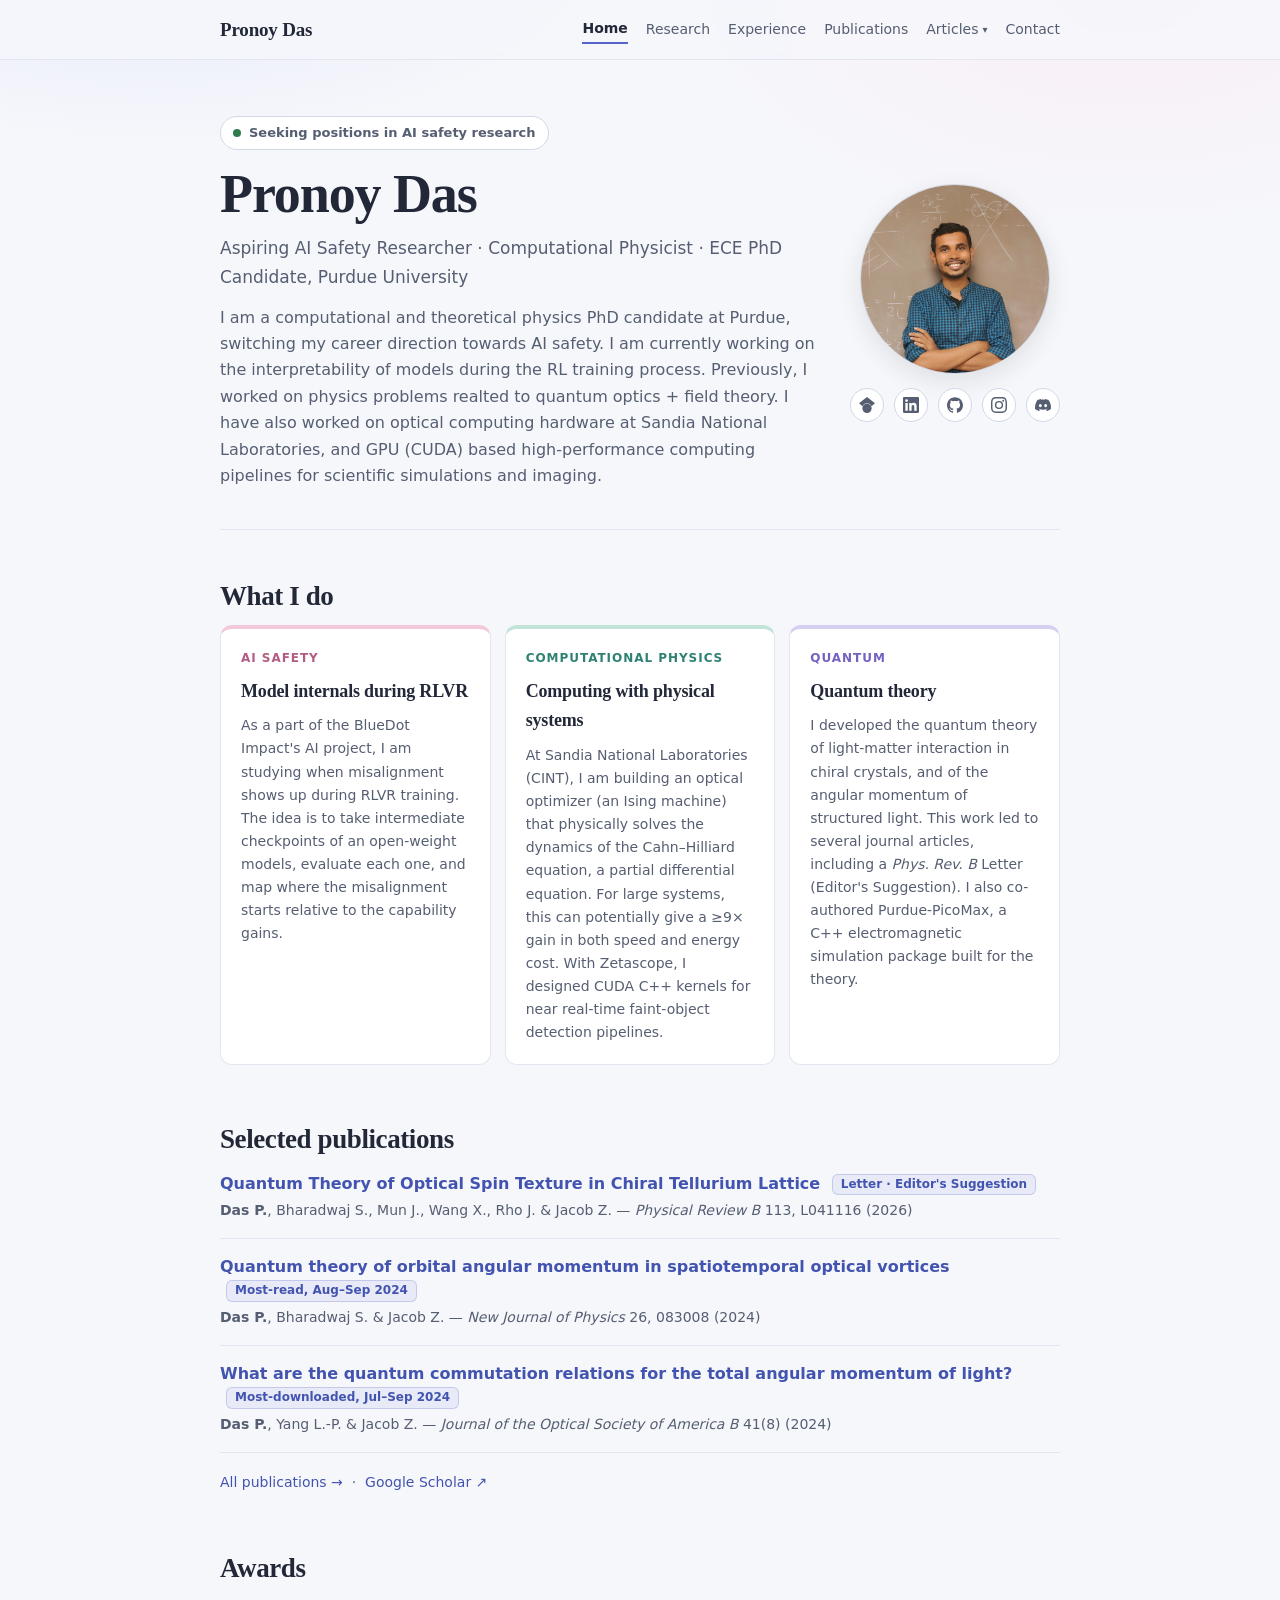
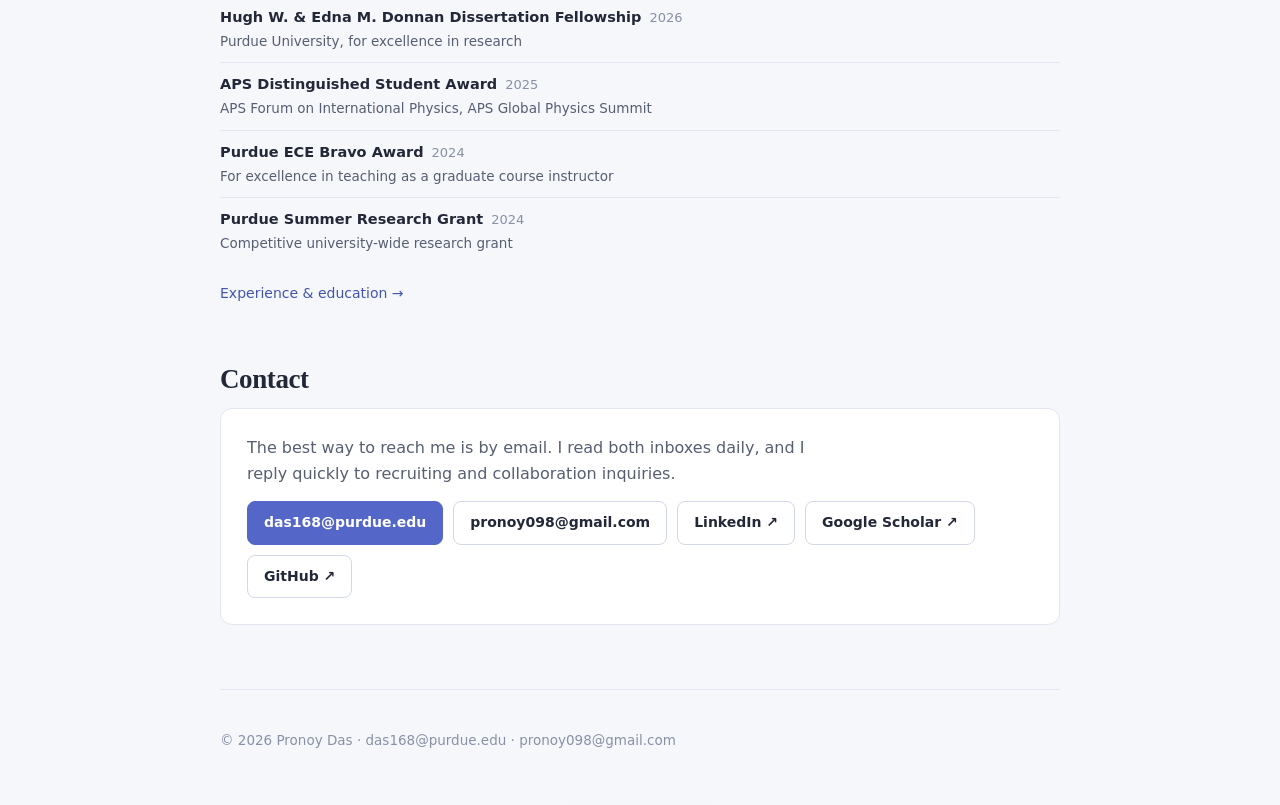
<file: index.html>
<!doctype html>
<html lang="en">
<head>
  <meta charset="utf-8" />
  <meta name="viewport" content="width=device-width, initial-scale=1" />
  <title>Pronoy Das: AI Safety &amp; Computational Physics</title>

  <!-- Primary SEO -->
  <meta name="description" content="Pronoy Das: Aspiring AI Safety Researcher and Computational Physicist" />
  <meta name="robots" content="index, follow, max-image-preview:large, max-snippet:-1, max-video-preview:-1" />
  <link rel="canonical" href="https://daspronoy.github.io/" />
  <meta name="keywords" content="Pronoy Das, AI safety, model internals, interpretability, RLVR, misalignment, computational physics, optical computing, Ising machines, CUDA, GPU computing, HPC, quantum optics, structured light, tellurium, NV centers, Purdue" />

  <!-- Open Graph -->
  <meta property="og:type" content="website" />
  <meta property="og:url" content="https://daspronoy.github.io/" />
  <meta property="og:title" content="Pronoy Das — AI Safety &amp; Computational Physics" />
  <meta property="og:description" content="Aspiring AI safety researcher and computational physicist. PhD candidate at Purdue University. Model internals and misalignment during RLVR, optical computing, CUDA/GPU engineering, and quantum optics." />
  <meta property="og:locale" content="en_US" />
  <meta property="og:image" content="https://daspronoy.github.io/assets/Pronoy.webp" />
  <meta property="og:image:alt" content="Headshot of Pronoy Das" />

  <!-- Twitter -->
  <meta name="twitter:card" content="summary_large_image" />
  <meta name="twitter:title" content="Pronoy Das — AI Safety &amp; Computational Physics" />
  <meta name="twitter:description" content="Aspiring AI safety researcher and computational physicist. Model internals and misalignment during RLVR, optical computing, and quantum optics. PhD candidate at Purdue University." />
  <meta name="twitter:image" content="https://daspronoy.github.io/assets/Pronoy.webp" />

  <!-- Verification -->
  <meta name="google-site-verification" content="42nH_CmQZgl0JxDSsshO5SzyL0wunPwzv5O39DgDNwk" />

  <link rel="stylesheet" href="styles.css?v=3" />

  <!-- JSON-LD structured data -->
  <script type="application/ld+json">
  {
    "@context": "https://schema.org",
    "@type": "Person",
    "name": "Pronoy Das",
    "image": "https://daspronoy.github.io/assets/Pronoy.webp",
    "url": "https://daspronoy.github.io/",
    "jobTitle": "Aspiring AI Safety Researcher · Computational Physicist · ECE PhD Candidate in Purdue University",
    "affiliation": [
      {"@type": "Organization", "name": "Purdue University"},
      {"@type": "Organization", "name": "Elmore Family School of Electrical and Computer Engineering"},
      {"@type": "Organization", "name": "Birck Nanotechnology Center"}
    ],
    "alumniOf": [
      {"@type": "Organization", "name": "Indian Institute of Science Education and Research Kolkata"}
    ],
    "knowsAbout": [
      "AI safety", "Model internals and interpretability", "Reinforcement learning with verifiable rewards",
      "Computational physics", "Optical computing", "Ising machines",
      "CUDA", "GPU computing", "High-performance computing",
      "Quantum optics", "Quantum field theory",
      "Structured light", "Nanophotonics", "NV centers"
    ],
    "email": ["mailto:das168@purdue.edu", "mailto:pronoy098@gmail.com"],
    "address": {
      "@type": "PostalAddress",
      "addressLocality": "West Lafayette",
      "addressRegion": "IN",
      "addressCountry": "US"
    },
    "sameAs": [
      "https://www.linkedin.com/in/daspronoy/",
      "https://scholar.google.com/citations?user=Vebs9z4AAAAJ&hl=en",
      "https://github.com/daspronoy"
    ]
  }
  </script>
</head>

<body>
  <header class="site-header">
    <div class="container header-inner">
      <a href="index.html" class="brand">Pronoy Das</a>
      <nav class="site-nav" aria-label="Main navigation">
        <a href="index.html" class="nav-link" aria-current="page">Home</a>
        <a href="research.html" class="nav-link">Research</a>
        <a href="experience.html" class="nav-link">Experience</a>
        <a href="research.html#publications" class="nav-link">Publications</a>
        <div class="nav-dropdown">
          <button type="button" class="nav-toggle" aria-haspopup="true" aria-expanded="false">Articles <span class="caret" aria-hidden="true">&#9662;</span></button>
          <div class="dropdown-menu" role="menu">
            <a role="menuitem" href="articles/rlvr-self-doubt.html">RLVR taught self-doubt, not deception</a>
          </div>
        </div>
        <a href="#contact" class="nav-link">Contact</a>
      </nav>
    </div>
  </header>

  <main class="container">
    <!-- Hero -->
    <section class="hero">
      <div class="hero-grid">
        <div>
          <span class="status-pill"><span class="status-dot" aria-hidden="true"></span>Seeking positions in AI safety research  </span>
          <h1 class="hero-title">Pronoy Das</h1>
          <p class="hero-subtitle">Aspiring AI Safety Researcher · Computational Physicist · ECE PhD Candidate, Purdue University</p>
          <p class="hero-blurb">
            I am a computational and theoretical physics PhD candidate at Purdue, switching my career direction
            towards AI safety. I am currently working on the interpretability of models during the RL training process. Previously, I worked on physics problems realted to quantum optics + field theory. I have also worked on optical computing hardware at Sandia National Laboratories, and GPU (CUDA) based high-performance computing pipelines for scientific simulations and imaging.
          </p>
        </div>
        <div class="portrait-col">
          <div class="portrait">
            <img src="assets/Pronoy.webp" alt="Headshot of Pronoy Das" width="190" height="190" loading="eager" />
          </div>
          <div class="social-icons" aria-label="Social links">
            <a class="social-icon" href="https://scholar.google.com/citations?user=Vebs9z4AAAAJ&amp;hl=en" target="_blank" rel="noreferrer" title="Google Scholar" aria-label="Google Scholar">
              <svg viewBox="0 0 24 24" aria-hidden="true"><path d="M5.242 13.769 0 9.5 12 0l12 9.5-5.242 4.269C17.548 11.249 14.978 9.5 12 9.5c-2.977 0-5.548 1.749-6.758 4.269zM12 10a7 7 0 1 0 0 14 7 7 0 0 0 0-14z"/></svg>
            </a>
            <a class="social-icon" href="https://www.linkedin.com/in/daspronoy/" target="_blank" rel="noreferrer" title="LinkedIn" aria-label="LinkedIn">
              <svg viewBox="0 0 24 24" aria-hidden="true"><path d="M20.447 20.452h-3.554v-5.569c0-1.328-.027-3.037-1.852-3.037-1.853 0-2.136 1.445-2.136 2.939v5.667H9.351V9h3.414v1.561h.046c.477-.9 1.637-1.85 3.37-1.85 3.601 0 4.267 2.37 4.267 5.455v6.286zM5.337 7.433c-1.144 0-2.063-.926-2.063-2.065 0-1.138.92-2.063 2.063-2.063 1.14 0 2.064.925 2.064 2.063 0 1.139-.925 2.065-2.064 2.065zm1.782 13.019H3.555V9h3.564v11.452zM22.225 0H1.771C.792 0 0 .774 0 1.729v20.542C0 23.227.792 24 1.771 24h20.451C23.2 24 24 23.227 24 22.271V1.729C24 .774 23.2 0 22.222 0h.003z"/></svg>
            </a>
            <a class="social-icon" href="https://github.com/daspronoy" target="_blank" rel="noreferrer" title="GitHub" aria-label="GitHub">
              <svg viewBox="0 0 24 24" aria-hidden="true"><path d="M12 .297c-6.63 0-12 5.373-12 12 0 5.303 3.438 9.8 8.205 11.385.6.113.82-.258.82-.577 0-.285-.01-1.04-.015-2.04-3.338.724-4.042-1.61-4.042-1.61C4.422 18.07 3.633 17.7 3.633 17.7c-1.087-.744.084-.729.084-.729 1.205.084 1.838 1.236 1.838 1.236 1.07 1.835 2.809 1.305 3.495.998.108-.776.417-1.305.76-1.605-2.665-.3-5.466-1.332-5.466-5.93 0-1.31.465-2.38 1.235-3.22-.135-.303-.54-1.523.105-3.176 0 0 1.005-.322 3.3 1.23.96-.267 1.98-.399 3-.405 1.02.006 2.04.138 3 .405 2.28-1.552 3.285-1.23 3.285-1.23.645 1.653.24 2.873.12 3.176.765.84 1.23 1.91 1.23 3.22 0 4.61-2.805 5.625-5.475 5.92.42.36.81 1.096.81 2.22 0 1.606-.015 2.896-.015 3.286 0 .315.21.69.825.57C20.565 22.092 24 17.592 24 12.297c0-6.627-5.373-12-12-12"/></svg>
            </a>
            <a class="social-icon" href="https://www.instagram.com/pronoy_d_/" target="_blank" rel="noreferrer" title="Instagram" aria-label="Instagram">
              <svg viewBox="0 0 24 24" aria-hidden="true"><path d="M12 2.163c3.204 0 3.584.012 4.85.07 3.252.148 4.771 1.691 4.919 4.919.058 1.265.069 1.645.069 4.849 0 3.205-.012 3.584-.069 4.849-.149 3.225-1.664 4.771-4.919 4.919-1.266.058-1.644.07-4.85.07-3.204 0-3.584-.012-4.849-.07-3.26-.149-4.771-1.699-4.919-4.92-.058-1.265-.07-1.644-.07-4.849 0-3.204.013-3.583.07-4.849.149-3.227 1.664-4.771 4.919-4.919 1.266-.057 1.645-.069 4.849-.069zm0-2.163c-3.259 0-3.667.014-4.947.072-4.358.2-6.78 2.618-6.98 6.98-.059 1.281-.073 1.689-.073 4.948 0 3.259.014 3.668.072 4.948.2 4.358 2.618 6.78 6.98 6.98 1.281.058 1.689.072 4.948.072 3.259 0 3.668-.014 4.948-.072 4.354-.2 6.782-2.618 6.979-6.98.059-1.28.073-1.689.073-4.948 0-3.259-.014-3.667-.072-4.947-.196-4.354-2.617-6.78-6.979-6.98-1.281-.059-1.69-.073-4.949-.073zm0 5.838a6.162 6.162 0 1 0 0 12.324 6.162 6.162 0 0 0 0-12.324zm0 10.162a4 4 0 1 1 0-8 4 4 0 0 1 0 8zm6.406-11.845a1.44 1.44 0 1 0 0 2.881 1.44 1.44 0 0 0 0-2.881z"/></svg>
            </a>
            <a class="social-icon" href="https://discord.com/users/pronoy_88966" target="_blank" rel="noreferrer" title="Discord" aria-label="Discord">
              <svg viewBox="0 0 24 24" aria-hidden="true"><path d="M20.317 4.3698a19.7913 19.7913 0 00-4.8851-1.5152.0741.0741 0 00-.0785.0371c-.211.3753-.4447.8648-.6083 1.2495-1.8447-.2762-3.68-.2762-5.4868 0-.1636-.3933-.4058-.8742-.6177-1.2495a.077.077 0 00-.0785-.037 19.7363 19.7363 0 00-4.8852 1.515.0699.0699 0 00-.0321.0277C.5334 9.0458-.319 13.5799.0992 18.0578a.0824.0824 0 00.0312.0561c2.0528 1.5076 4.0413 2.4228 5.9929 3.0294a.0777.0777 0 00.0842-.0276c.4616-.6304.8731-1.2952 1.226-1.9942a.076.076 0 00-.0416-.1057c-.6528-.2476-1.2743-.5495-1.8722-.8923a.077.077 0 01-.0076-.1277c.1258-.0943.2517-.1923.3718-.2914a.0743.0743 0 01.0776-.0105c3.9278 1.7933 8.18 1.7933 12.0614 0a.0739.0739 0 01.0785.0095c.1202.099.246.1981.3728.2924a.077.077 0 01-.0066.1276 12.2986 12.2986 0 01-1.873.8914.0766.0766 0 00-.0407.1067c.3604.698.7719 1.3628 1.225 1.9932a.076.076 0 00.0842.0286c1.961-.6067 3.9495-1.5219 6.0023-3.0294a.077.077 0 00.0313-.0552c.5004-5.177-.8382-9.6739-3.5485-13.6604a.061.061 0 00-.0312-.0286zM8.02 15.3312c-1.1825 0-2.1569-1.0857-2.1569-2.419 0-1.3332.9555-2.4189 2.157-2.4189 1.2108 0 2.1757 1.0952 2.1568 2.419 0 1.3332-.9555 2.4189-2.1569 2.4189zm7.9748 0c-1.1825 0-2.1569-1.0857-2.1569-2.419 0-1.3332.9554-2.4189 2.1569-2.4189 1.2108 0 2.1757 1.0952 2.1568 2.419 0 1.3332-.946 2.4189-2.1568 2.4189z"/></svg>
            </a>
          </div>
        </div>
      </div>

      <!-- <div class="stats" role="list" aria-label="Highlights">
        <div class="stat" role="listitem">
          <p class="stat-value">10+</p>
          <p class="stat-label">Journal publications, 3 first-author</p>
        </div>
        <div class="stat" role="listitem">
          <p class="stat-value">Editor's Suggestion</p>
          <p class="stat-label">Letter, <em>Physical Review B</em> (2026)</p>
        </div>
        <div class="stat" role="listitem">
          <p class="stat-value">Donnan Fellow</p>
          <p class="stat-label">Purdue fellowship for research excellence (2026)</p>
        </div>
        <div class="stat" role="listitem">
          <p class="stat-value">Sandia Labs</p>
          <p class="stat-label">Computational Optics Researcher, CINT (2026)</p>
        </div>
      </div> -->
    </section>

    <!-- What I do -->
    <section class="section" id="about">
      <h2 class="section-title">What I do</h2>

      <div class="pillars">
        <div class="pillar">
          <span class="kicker">AI Safety</span>
          <h3>Model internals during RLVR</h3>
          <p>
            As a part of the BlueDot Impact's AI project, I am studying when misalignment shows up during RLVR training. The idea is to take intermediate checkpoints of an open-weight models, evaluate each one, and map where the misalignment starts relative to the capability gains.
          </p>
        </div>

        <div class="pillar">
          <span class="kicker">Computational Physics</span>
          <h3>Computing with physical systems</h3>
          <p>
            At Sandia National Laboratories (CINT), I am building an optical optimizer (an Ising machine) that physically
            solves the dynamics of the Cahn&ndash;Hilliard equation, a partial differential equation. For large
            systems, this can potentially give a &ge;9&times; gain in both speed and energy cost. With Zetascope, I designed CUDA C++ kernels for near real-time faint-object detection pipelines.
          </p>
        </div>

        <div class="pillar">
          <span class="kicker">Quantum</span>
          <h3>Quantum theory</h3>
          <p>
            I developed the quantum theory of light-matter interaction in chiral crystals, and of the angular
            momentum of structured light. This work led to several journal articles, including a <em>Phys. Rev. B</em>
            Letter (Editor's Suggestion). I also co-authored Purdue-PicoMax, a C++ electromagnetic simulation
            package built for the theory.
          </p>
        </div>
      </div>
    </section>

    <!-- Selected publications -->
    <section class="section" id="publications">
      <h2 class="section-title">Selected publications</h2>
      <ul class="pub-list">
        <li>
          <p class="pub-title">
            <a href="https://doi.org/10.1103/PhysRevB.113.L041116">Quantum Theory of Optical Spin Texture in Chiral Tellurium Lattice</a>
            <span class="badge">Letter · Editor's Suggestion</span>
          </p>
          <p class="pub-meta"><strong>Das P.</strong>, Bharadwaj S., Mun J., Wang X., Rho J. &amp; Jacob Z. — <em>Physical Review B</em> 113, L041116 (2026)</p>
        </li>
        <li>
          <p class="pub-title">
            <a href="https://doi.org/10.1088/1367-2630/ad692a">Quantum theory of orbital angular momentum in spatiotemporal optical vortices</a>
            <span class="badge">Most-read, Aug–Sep 2024</span>
          </p>
          <p class="pub-meta"><strong>Das P.</strong>, Bharadwaj S. &amp; Jacob Z. — <em>New Journal of Physics</em> 26, 083008 (2024)</p>
        </li>
        <li>
          <p class="pub-title">
            <a href="https://doi.org/10.1364/JOSAB.524752">What are the quantum commutation relations for the total angular momentum of light?</a>
            <span class="badge">Most-downloaded, Jul–Sep 2024</span>
          </p>
          <p class="pub-meta"><strong>Das P.</strong>, Yang L.-P. &amp; Jacob Z. — <em>Journal of the Optical Society of America B</em> 41(8) (2024)</p>
        </li>
      </ul>
      <p class="section-foot">
        <a href="research.html#publications">All publications →</a> &nbsp;·&nbsp;
        <a href="https://scholar.google.com/citations?user=Vebs9z4AAAAJ&amp;hl=en" target="_blank" rel="noreferrer">Google Scholar ↗</a>
      </p>
    </section>

    <!-- Awards -->
    <section class="section" id="awards">
      <h2 class="section-title">Awards</h2>
      <ul class="plain-list">
        <li><strong>Hugh W. &amp; Edna M. Donnan Dissertation Fellowship</strong><span class="when">2026</span>
          <span class="detail">Purdue University, for excellence in research</span></li>
        <li><strong>APS Distinguished Student Award</strong><span class="when">2025</span>
          <span class="detail">APS Forum on International Physics, APS Global Physics Summit</span></li>
        <li><strong>Purdue ECE Bravo Award</strong><span class="when">2024</span>
          <span class="detail">For excellence in teaching as a graduate course instructor</span></li>
        <li><strong>Purdue Summer Research Grant</strong><span class="when">2024</span>
          <span class="detail">Competitive university-wide research grant</span></li>
      </ul>
      <p class="section-foot">
        <a href="experience.html">Experience &amp; education →</a>
      </p>
    </section>

    <!-- Contact -->
    <section class="section" id="contact">
      <h2 class="section-title">Contact</h2>
      <div class="contact-card">
        <p>
          The best way to reach me is by email. I read both inboxes daily, and I reply quickly to
          recruiting and collaboration inquiries.
        </p>
        <div class="contact-links">
          <a class="btn btn-primary" href="mailto:das168@purdue.edu">das168@purdue.edu</a>
          <a class="btn" href="mailto:pronoy098@gmail.com">pronoy098@gmail.com</a>
          <a class="btn" href="https://www.linkedin.com/in/daspronoy/" target="_blank" rel="noreferrer">LinkedIn ↗</a>
          <a class="btn" href="https://scholar.google.com/citations?user=Vebs9z4AAAAJ&amp;hl=en" target="_blank" rel="noreferrer">Google Scholar ↗</a>
          <a class="btn" href="https://github.com/daspronoy" target="_blank" rel="noreferrer">GitHub ↗</a>
        </div>
      </div>
    </section>

    <footer class="footer">
      <p>© 2026 Pronoy Das · das168@purdue.edu · pronoy098@gmail.com</p>
    </footer>
  </main>
</body>
</html>
</file>
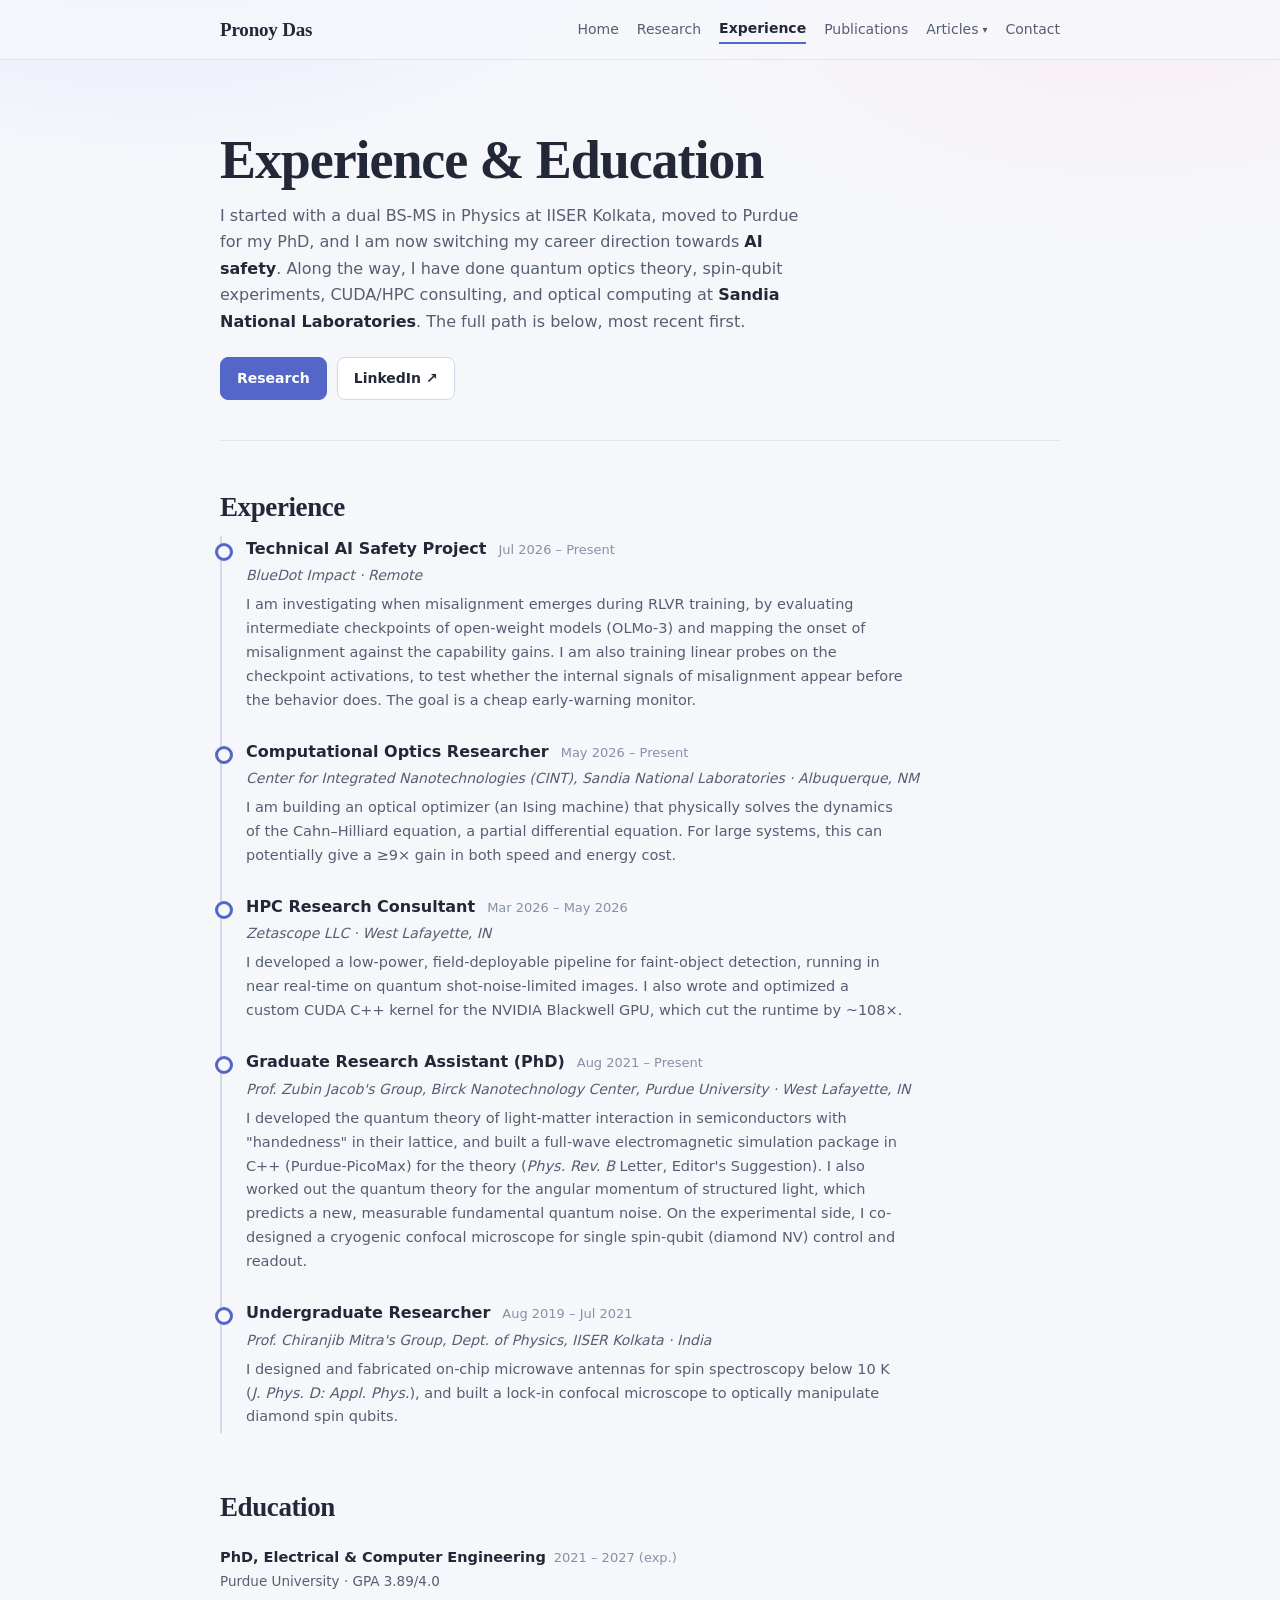
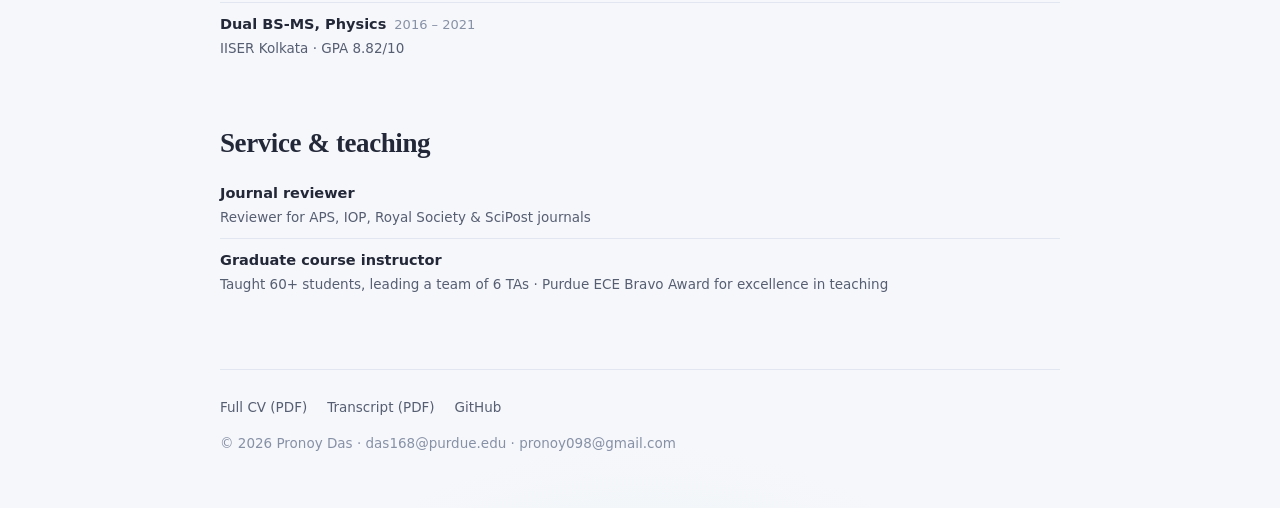
<file: experience.html>
<!doctype html>
<html lang="en">
<head>
  <meta charset="utf-8" />
  <meta name="viewport" content="width=device-width, initial-scale=1" />
  <title>Experience &amp; Education | Pronoy Das</title>

  <!-- Primary SEO -->
  <meta name="description" content="Experience and education of Pronoy Das: technical AI safety research with BlueDot Impact, computational optics at Sandia National Laboratories, CUDA/HPC consulting at Zetascope, PhD research at Purdue University, and a dual BS-MS in Physics from IISER Kolkata." />
  <meta name="robots" content="index, follow, max-image-preview:large, max-snippet:-1, max-video-preview:-1" />
  <link rel="canonical" href="https://daspronoy.github.io/experience.html" />

  <!-- Open Graph -->
  <meta property="og:type" content="website" />
  <meta property="og:url" content="https://daspronoy.github.io/experience.html" />
  <meta property="og:title" content="Experience &amp; Education | Pronoy Das" />
  <meta property="og:description" content="Technical AI safety research with BlueDot Impact, computational optics at Sandia National Laboratories, CUDA/HPC consulting, PhD research at Purdue University, and a dual BS-MS in Physics from IISER Kolkata." />
  <meta property="og:site_name" content="Pronoy Das" />
  <meta property="og:locale" content="en_US" />
  <meta property="og:image" content="https://daspronoy.github.io/assets/Pronoy.webp" />
  <meta property="og:image:alt" content="Headshot of Pronoy Das" />

  <!-- Twitter -->
  <meta name="twitter:card" content="summary_large_image" />
  <meta name="twitter:title" content="Experience &amp; Education | Pronoy Das" />
  <meta name="twitter:description" content="Technical AI safety research with BlueDot Impact, computational optics at Sandia National Laboratories, CUDA/HPC consulting, PhD research at Purdue University, and a dual BS-MS in Physics from IISER Kolkata." />
  <meta name="twitter:image" content="https://daspronoy.github.io/assets/Pronoy.webp" />

  <link rel="stylesheet" href="styles.css?v=3" />

  <!-- JSON-LD structured data -->
  <script type="application/ld+json">
  {
    "@context": "https://schema.org",
    "@type": "WebPage",
    "name": "Experience & Education | Pronoy Das",
    "url": "https://daspronoy.github.io/experience.html",
    "isPartOf": {"@type": "WebSite", "name": "Pronoy Das", "url": "https://daspronoy.github.io/"},
    "about": [
      "Technical AI safety research with BlueDot Impact",
      "Computational optics research at Sandia National Laboratories",
      "CUDA and GPU performance engineering",
      "PhD research at Purdue University",
      "Physics education at IISER Kolkata"
    ]
  }
  </script>
</head>

<body>
  <header class="site-header">
    <div class="container header-inner">
      <a href="index.html" class="brand">Pronoy Das</a>
      <nav class="site-nav" aria-label="Main navigation">
        <a href="index.html" class="nav-link">Home</a>
        <a href="research.html" class="nav-link">Research</a>
        <a href="experience.html" class="nav-link" aria-current="page">Experience</a>
        <a href="research.html#publications" class="nav-link">Publications</a>
        <div class="nav-dropdown">
          <button type="button" class="nav-toggle" aria-haspopup="true" aria-expanded="false">Articles <span class="caret" aria-hidden="true">&#9662;</span></button>
          <div class="dropdown-menu" role="menu">
            <a role="menuitem" href="articles/rlvr-self-doubt.html">RLVR taught self-doubt, not deception</a>
          </div>
        </div>
        <a href="index.html#contact" class="nav-link">Contact</a>
      </nav>
    </div>
  </header>

  <main class="container">
    <!-- Intro -->
    <section class="hero">
      <h1 class="hero-title">Experience &amp; Education</h1>
      <p class="hero-blurb">
        I started with a dual BS-MS in Physics at IISER Kolkata, moved to Purdue for my PhD, and I am now switching
        my career direction towards <strong>AI safety</strong>. Along the way, I have done quantum optics theory,
        spin-qubit experiments, CUDA/HPC consulting, and optical computing at
        <strong>Sandia National Laboratories</strong>. The full path is below, most recent first.
      </p>
      <div class="hero-cta">
        <a class="btn btn-primary" href="research.html">Research</a>
        <a class="btn" href="https://www.linkedin.com/in/daspronoy/" target="_blank" rel="noreferrer">LinkedIn ↗</a>
      </div>
    </section>

    <!-- Experience -->
    <section class="section" id="experience">
      <h2 class="section-title">Experience</h2>
      <ul class="timeline">
        <li>
          <div class="role-head">
            <h3 class="role-title">Technical AI Safety Project</h3>
            <span class="role-dates">Jul 2026 – Present</span>
          </div>
          <p class="role-org">BlueDot Impact · Remote</p>
          <p class="role-desc">
            I am investigating when misalignment emerges during RLVR training, by evaluating intermediate
            checkpoints of open-weight models (OLMo-3) and mapping the onset of misalignment against the
            capability gains. I am also training linear probes on the checkpoint activations, to test whether the
            internal signals of misalignment appear before the behavior does. The goal is a cheap early-warning
            monitor.
          </p>
        </li>

        <li>
          <div class="role-head">
            <h3 class="role-title">Computational Optics Researcher</h3>
            <span class="role-dates">May 2026 – Present</span>
          </div>
          <p class="role-org">Center for Integrated Nanotechnologies (CINT), Sandia National Laboratories · Albuquerque, NM</p>
          <p class="role-desc">
            I am building an optical optimizer (an Ising machine) that physically solves the dynamics of the
            Cahn&ndash;Hilliard equation, a partial differential equation. For large systems, this can potentially
            give a &ge;9&times; gain in both speed and energy cost.
          </p>
        </li>

        <li>
          <div class="role-head">
            <h3 class="role-title">HPC Research Consultant</h3>
            <span class="role-dates">Mar 2026 – May 2026</span>
          </div>
          <p class="role-org">Zetascope LLC · West Lafayette, IN</p>
          <p class="role-desc">
            I developed a low-power, field-deployable pipeline for faint-object detection, running in near
            real-time on quantum shot-noise-limited images. I also wrote and optimized a custom CUDA C++ kernel
            for the NVIDIA Blackwell GPU, which cut the runtime by ~108&times;.
          </p>
        </li>

        <li>
          <div class="role-head">
            <h3 class="role-title">Graduate Research Assistant (PhD)</h3>
            <span class="role-dates">Aug 2021 – Present</span>
          </div>
          <p class="role-org">Prof. Zubin Jacob's Group, Birck Nanotechnology Center, Purdue University · West Lafayette, IN</p>
          <p class="role-desc">
            I developed the quantum theory of light-matter interaction in semiconductors with "handedness" in
            their lattice, and built a full-wave electromagnetic simulation package in C++ (Purdue-PicoMax) for
            the theory (<em>Phys. Rev. B</em> Letter, Editor's Suggestion). I also worked out the quantum theory
            for the angular momentum of structured light, which predicts a new, measurable fundamental quantum
            noise. On the experimental side, I co-designed a cryogenic confocal microscope for single spin-qubit
            (diamond NV) control and readout.
          </p>
        </li>

        <li>
          <div class="role-head">
            <h3 class="role-title">Undergraduate Researcher</h3>
            <span class="role-dates">Aug 2019 – Jul 2021</span>
          </div>
          <p class="role-org">Prof. Chiranjib Mitra's Group, Dept. of Physics, IISER Kolkata · India</p>
          <p class="role-desc">
            I designed and fabricated on-chip microwave antennas for spin spectroscopy below 10 K
            (<em>J. Phys. D: Appl. Phys.</em>), and built a lock-in confocal microscope to optically manipulate
            diamond spin qubits.
          </p>
        </li>
      </ul>
    </section>

    <!-- Education -->
    <section class="section" id="education">
      <h2 class="section-title">Education</h2>
      <ul class="plain-list">
        <li><strong>PhD, Electrical &amp; Computer Engineering</strong><span class="when">2021 – 2027 (exp.)</span>
          <span class="detail">Purdue University · GPA 3.89/4.0</span></li>
        <li><strong>Dual BS-MS, Physics</strong><span class="when">2016 – 2021</span>
          <span class="detail">IISER Kolkata · GPA 8.82/10</span></li>
      </ul>
    </section>

    <!-- Service & teaching -->
    <section class="section" id="service">
      <h2 class="section-title">Service &amp; teaching</h2>
      <ul class="plain-list">
        <li><strong>Journal reviewer</strong>
          <span class="detail">Reviewer for APS, IOP, Royal Society &amp; SciPost journals</span></li>
        <li><strong>Graduate course instructor</strong>
          <span class="detail">Taught 60+ students, leading a team of 6 TAs · Purdue ECE Bravo Award for excellence in teaching</span></li>
      </ul>
    </section>

    <footer class="footer">
      <ul class="footer-links">
        <li><a href="docs/CV.pdf">Full CV (PDF)</a></li>
        <li><a href="docs/transcript.pdf">Transcript (PDF)</a></li>
        <li><a href="https://github.com/daspronoy" target="_blank" rel="noreferrer">GitHub</a></li>
      </ul>
      <p>© 2026 Pronoy Das · das168@purdue.edu · pronoy098@gmail.com</p>
    </footer>
  </main>
</body>
</html>
</file>
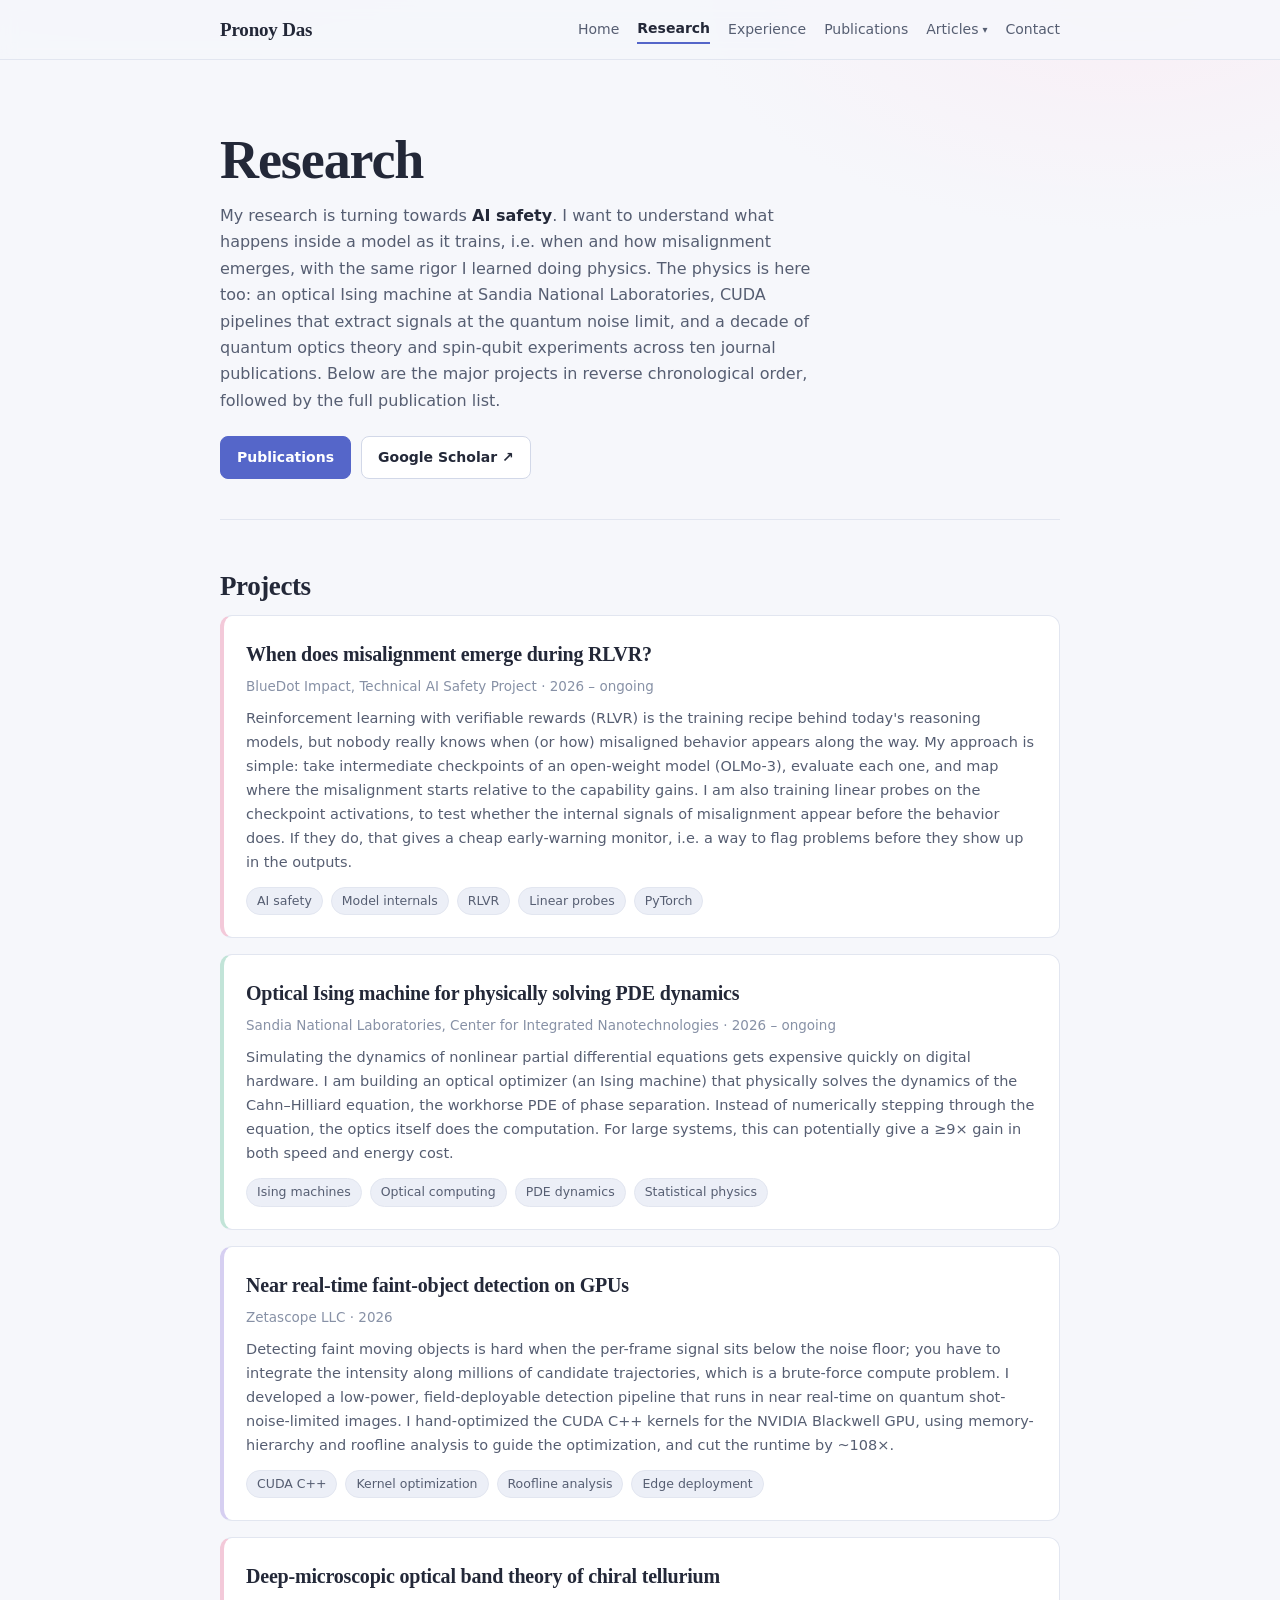
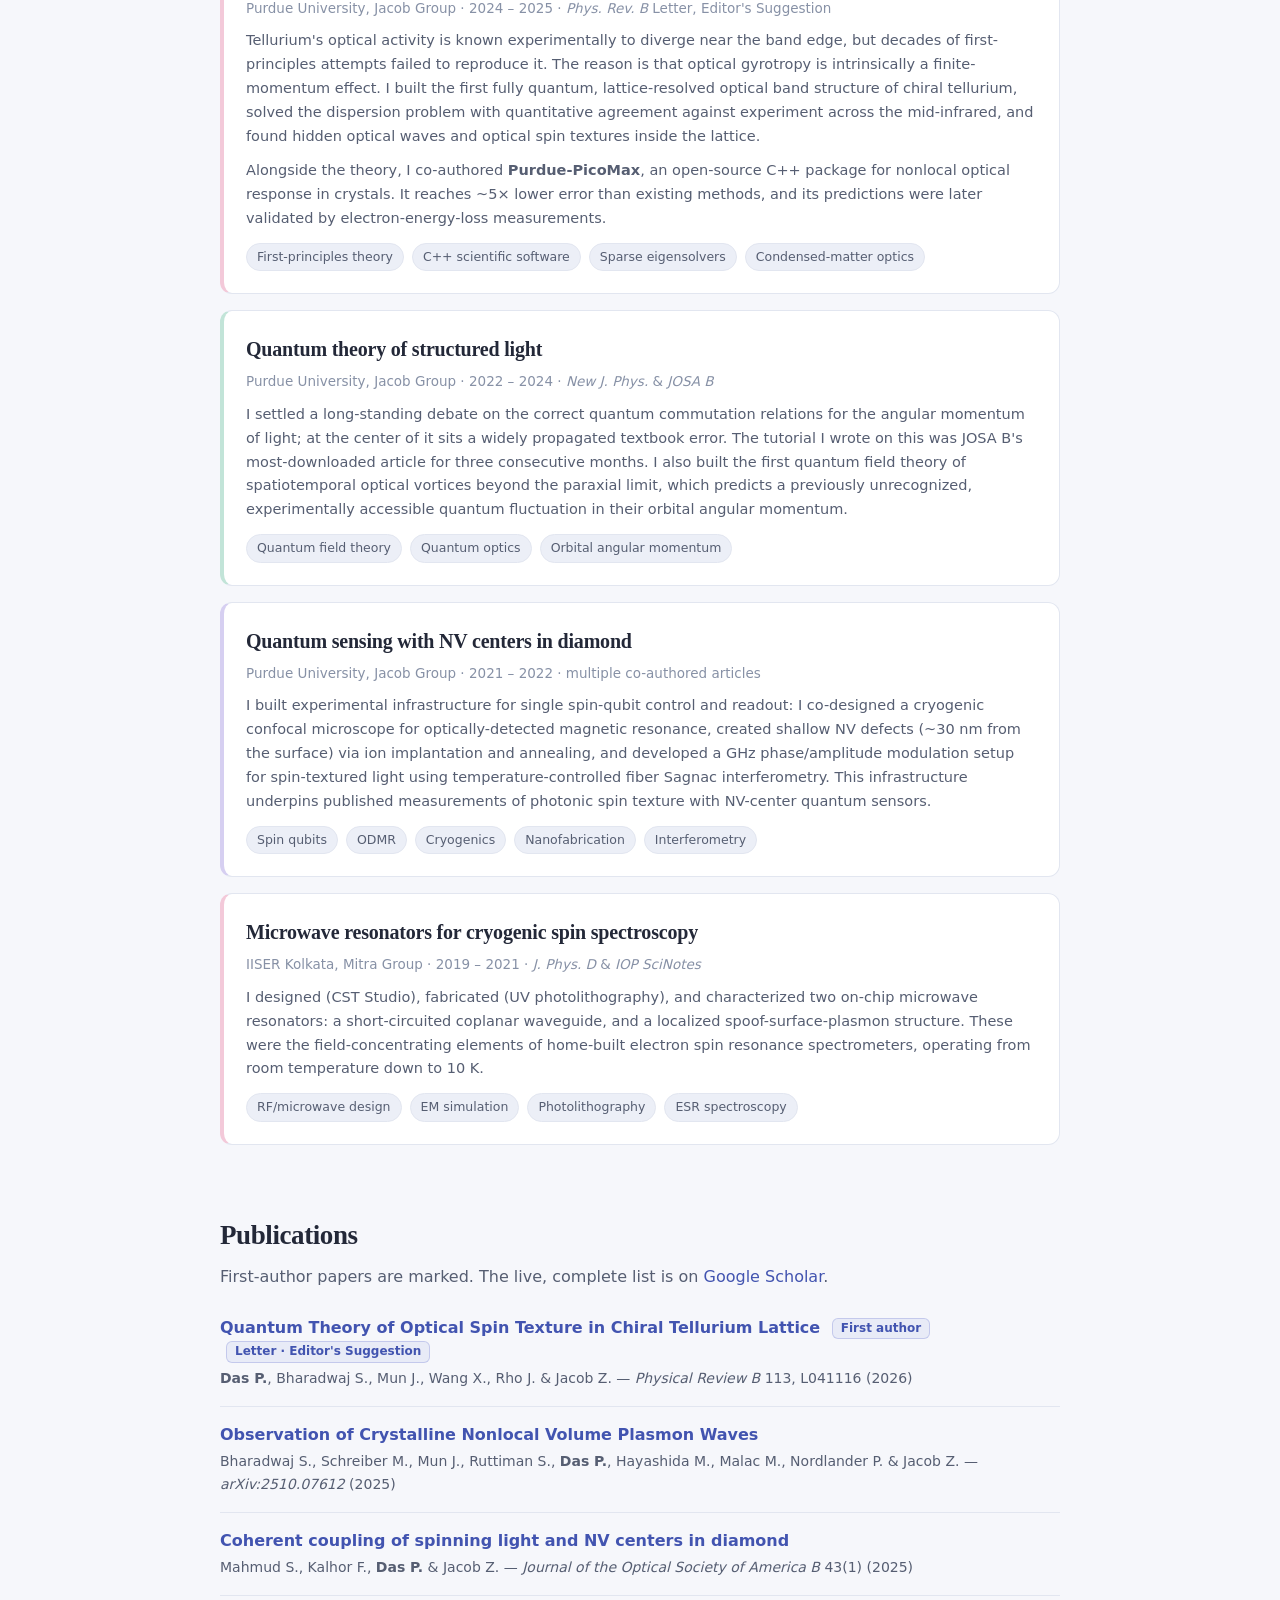
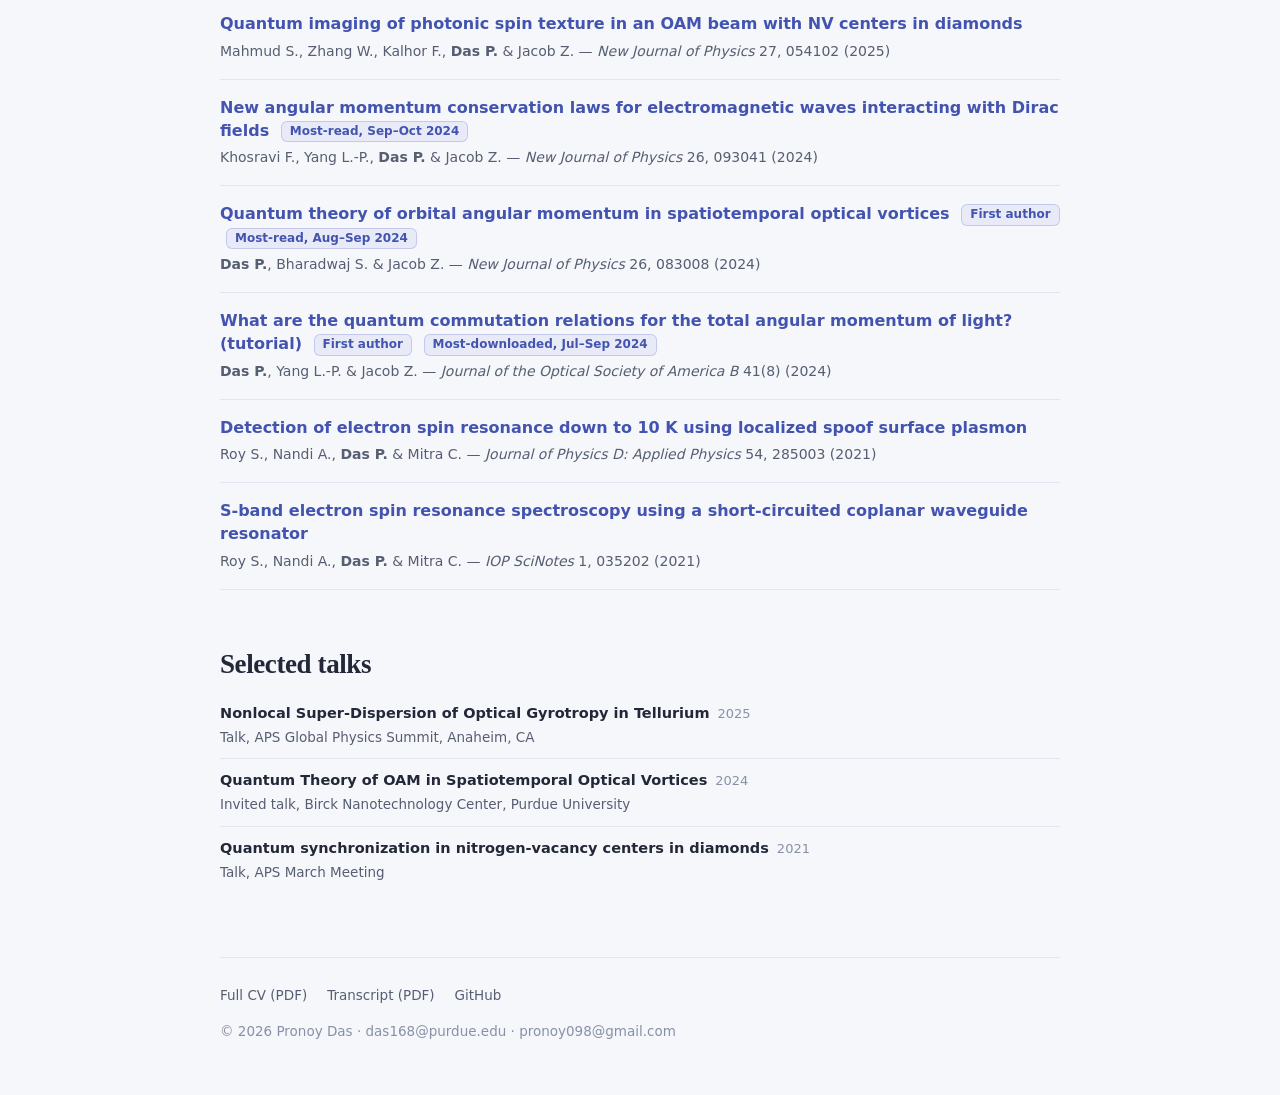
<file: research.html>
<!doctype html>
<html lang="en">
<head>
  <meta charset="utf-8" />
  <meta name="viewport" content="width=device-width, initial-scale=1" />
  <title>Research &amp; Publications | Pronoy Das</title>

  <!-- Primary SEO -->
  <meta name="description" content="Research by Pronoy Das: AI safety and model internals (misalignment during RLVR), optical computing with Ising machines, CUDA/GPU performance engineering, quantum optics of structured light, chiral tellurium photonics, and NV-center quantum sensing. Full publication list." />
  <meta name="robots" content="index, follow, max-image-preview:large, max-snippet:-1, max-video-preview:-1" />
  <link rel="canonical" href="https://daspronoy.github.io/research.html" />

  <!-- Open Graph -->
  <meta property="og:type" content="website" />
  <meta property="og:url" content="https://daspronoy.github.io/research.html" />
  <meta property="og:title" content="Research &amp; Publications | Pronoy Das" />
  <meta property="og:description" content="AI safety and model internals research, optical computing with Ising machines, GPU performance engineering, quantum optics of structured light, chiral photonics, and NV-center quantum sensing." />
  <meta property="og:site_name" content="Pronoy Das" />
  <meta property="og:locale" content="en_US" />
  <meta property="og:image" content="https://daspronoy.github.io/assets/Pronoy.webp" />
  <meta property="og:image:alt" content="Headshot of Pronoy Das" />

  <!-- Twitter -->
  <meta name="twitter:card" content="summary_large_image" />
  <meta name="twitter:title" content="Research &amp; Publications | Pronoy Das" />
  <meta name="twitter:description" content="AI safety and model internals research, optical computing with Ising machines, GPU performance engineering, quantum optics, and NV-center quantum sensing." />
  <meta name="twitter:image" content="https://daspronoy.github.io/assets/Pronoy.webp" />

  <link rel="stylesheet" href="styles.css?v=3" />

  <!-- JSON-LD structured data -->
  <script type="application/ld+json">
  {
    "@context": "https://schema.org",
    "@type": "WebPage",
    "name": "Research & Publications | Pronoy Das",
    "url": "https://daspronoy.github.io/research.html",
    "isPartOf": {"@type": "WebSite", "name": "Pronoy Das", "url": "https://daspronoy.github.io/"},
    "about": [
      "AI safety and model internals",
      "Misalignment during reinforcement learning with verifiable rewards",
      "Optical computing and Ising machines",
      "CUDA and GPU computing",
      "Quantum optics and structured light",
      "Chiral photonics in tellurium",
      "NV-center quantum sensing"
    ]
  }
  </script>
</head>

<body>
  <header class="site-header">
    <div class="container header-inner">
      <a href="index.html" class="brand">Pronoy Das</a>
      <nav class="site-nav" aria-label="Main navigation">
        <a href="index.html" class="nav-link">Home</a>
        <a href="research.html" class="nav-link" aria-current="page">Research</a>
        <a href="experience.html" class="nav-link">Experience</a>
        <a href="#publications" class="nav-link">Publications</a>
        <div class="nav-dropdown">
          <button type="button" class="nav-toggle" aria-haspopup="true" aria-expanded="false">Articles <span class="caret" aria-hidden="true">&#9662;</span></button>
          <div class="dropdown-menu" role="menu">
            <a role="menuitem" href="articles/rlvr-self-doubt.html">RLVR taught self-doubt, not deception</a>
          </div>
        </div>
        <a href="index.html#contact" class="nav-link">Contact</a>
      </nav>
    </div>
  </header>

  <main class="container">
    <!-- Intro -->
    <section class="hero">
      <h1 class="hero-title">Research</h1>
      <p class="hero-blurb">
        My research is turning towards <strong>AI safety</strong>. I want to understand what happens inside a model
        as it trains, i.e. when and how misalignment emerges, with the same rigor I learned doing physics. The
        physics is here too: an optical Ising machine at Sandia National Laboratories, CUDA pipelines that extract
        signals at the quantum noise limit, and a decade of quantum optics theory and spin-qubit experiments across
        ten journal publications. Below are the major projects in reverse chronological order, followed by the full
        publication list.
      </p>
      <div class="hero-cta">
        <a class="btn btn-primary" href="#publications">Publications</a>
        <a class="btn" href="https://scholar.google.com/citations?user=Vebs9z4AAAAJ&amp;hl=en" target="_blank" rel="noreferrer">Google Scholar ↗</a>
      </div>
    </section>

    <!-- Projects -->
    <section class="section" id="projects">
      <h2 class="section-title">Projects</h2>

      <article class="project">
        <h3>When does misalignment emerge during RLVR?</h3>
        <p class="project-venue">BlueDot Impact, Technical AI Safety Project · 2026 – ongoing</p>
        <p>
          Reinforcement learning with verifiable rewards (RLVR) is the training recipe behind today's reasoning
          models, but nobody really knows when (or how) misaligned behavior appears along the way. My approach is
          simple: take intermediate checkpoints of an open-weight model (OLMo-3), evaluate each one, and map where
          the misalignment starts relative to the capability gains. I am also training linear probes on the
          checkpoint activations, to test whether the internal signals of misalignment appear before the behavior
          does. If they do, that gives a cheap early-warning monitor, i.e. a way to flag problems before they show
          up in the outputs.
        </p>
        <div class="tag-row">
          <span class="tag">AI safety</span>
          <span class="tag">Model internals</span>
          <span class="tag">RLVR</span>
          <span class="tag">Linear probes</span>
          <span class="tag">PyTorch</span>
        </div>
      </article>

      <article class="project">
        <h3>Optical Ising machine for physically solving PDE dynamics</h3>
        <p class="project-venue">Sandia National Laboratories, Center for Integrated Nanotechnologies · 2026 – ongoing</p>
        <p>
          Simulating the dynamics of nonlinear partial differential equations gets expensive quickly on digital
          hardware. I am building an optical optimizer (an Ising machine) that physically solves the dynamics of
          the Cahn&ndash;Hilliard equation, the workhorse PDE of phase separation. Instead of numerically stepping
          through the equation, the optics itself does the computation. For large systems, this can potentially
          give a &ge;9&times; gain in both speed and energy cost.
        </p>
        <div class="tag-row">
          <span class="tag">Ising machines</span>
          <span class="tag">Optical computing</span>
          <span class="tag">PDE dynamics</span>
          <span class="tag">Statistical physics</span>
        </div>
      </article>

      <article class="project">
        <h3>Near real-time faint-object detection on GPUs</h3>
        <p class="project-venue">Zetascope LLC · 2026</p>
        <p>
          Detecting faint moving objects is hard when the per-frame signal sits below the noise floor; you have to
          integrate the intensity along millions of candidate trajectories, which is a brute-force compute problem.
          I developed a low-power, field-deployable detection pipeline that runs in near real-time on quantum
          shot-noise-limited images. I hand-optimized the CUDA C++ kernels for the NVIDIA Blackwell GPU, using
          memory-hierarchy and roofline analysis to guide the optimization, and cut the runtime by ~108&times;.
        </p>
        <div class="tag-row">
          <span class="tag">CUDA C++</span>
          <span class="tag">Kernel optimization</span>
          <span class="tag">Roofline analysis</span>
          <span class="tag">Edge deployment</span>
        </div>
      </article>

      <article class="project">
        <h3>Deep-microscopic optical band theory of chiral tellurium</h3>
        <p class="project-venue">Purdue University, Jacob Group · 2024 – 2025 · <em>Phys. Rev. B</em> Letter, Editor's Suggestion</p>
        <p>
          Tellurium's optical activity is known experimentally to diverge near the band edge, but decades of
          first-principles attempts failed to reproduce it. The reason is that optical gyrotropy is intrinsically
          a finite-momentum effect. I built the first fully quantum, lattice-resolved optical band structure of
          chiral tellurium, solved the dispersion problem with quantitative agreement against experiment across
          the mid-infrared, and found hidden optical waves and optical spin textures inside the lattice.
        </p>
        <p>
          Alongside the theory, I co-authored <strong>Purdue-PicoMax</strong>, an open-source C++ package for
          nonlocal optical response in crystals. It reaches ~5&times; lower error than existing methods, and its
          predictions were later validated by electron-energy-loss measurements.
        </p>
        <div class="tag-row">
          <span class="tag">First-principles theory</span>
          <span class="tag">C++ scientific software</span>
          <span class="tag">Sparse eigensolvers</span>
          <span class="tag">Condensed-matter optics</span>
        </div>
      </article>

      <article class="project">
        <h3>Quantum theory of structured light</h3>
        <p class="project-venue">Purdue University, Jacob Group · 2022 – 2024 · <em>New J. Phys.</em> &amp; <em>JOSA B</em></p>
        <p>
          I settled a long-standing debate on the correct quantum commutation relations for the angular momentum
          of light; at the center of it sits a widely propagated textbook error. The tutorial I wrote on this was
          JOSA B's most-downloaded article for three consecutive months. I also built the first quantum field
          theory of spatiotemporal optical vortices beyond the paraxial limit, which predicts a previously
          unrecognized, experimentally accessible quantum fluctuation in their orbital angular momentum.
        </p>
        <div class="tag-row">
          <span class="tag">Quantum field theory</span>
          <span class="tag">Quantum optics</span>
          <span class="tag">Orbital angular momentum</span>
        </div>
      </article>

      <article class="project">
        <h3>Quantum sensing with NV centers in diamond</h3>
        <p class="project-venue">Purdue University, Jacob Group · 2021 – 2022 · multiple co-authored articles</p>
        <p>
          I built experimental infrastructure for single spin-qubit control and readout: I co-designed a cryogenic
          confocal microscope for optically-detected magnetic resonance, created shallow NV defects (~30 nm from
          the surface) via ion implantation and annealing, and developed a GHz phase/amplitude modulation setup
          for spin-textured light using temperature-controlled fiber Sagnac interferometry. This infrastructure
          underpins published measurements of photonic spin texture with NV-center quantum sensors.
        </p>
        <div class="tag-row">
          <span class="tag">Spin qubits</span>
          <span class="tag">ODMR</span>
          <span class="tag">Cryogenics</span>
          <span class="tag">Nanofabrication</span>
          <span class="tag">Interferometry</span>
        </div>
      </article>

      <article class="project">
        <h3>Microwave resonators for cryogenic spin spectroscopy</h3>
        <p class="project-venue">IISER Kolkata, Mitra Group · 2019 – 2021 · <em>J. Phys. D</em> &amp; <em>IOP SciNotes</em></p>
        <p>
          I designed (CST Studio), fabricated (UV photolithography), and characterized two on-chip microwave
          resonators: a short-circuited coplanar waveguide, and a localized spoof-surface-plasmon structure. These
          were the field-concentrating elements of home-built electron spin resonance spectrometers, operating from
          room temperature down to 10 K.
        </p>
        <div class="tag-row">
          <span class="tag">RF/microwave design</span>
          <span class="tag">EM simulation</span>
          <span class="tag">Photolithography</span>
          <span class="tag">ESR spectroscopy</span>
        </div>
      </article>
    </section>

    <!-- Publications -->
    <section class="section" id="publications">
      <h2 class="section-title">Publications</h2>
      <p class="section-intro">
        First-author papers are marked. The live, complete list is on
        <a href="https://scholar.google.com/citations?user=Vebs9z4AAAAJ&amp;hl=en" target="_blank" rel="noreferrer">Google Scholar</a>.
      </p>

      <ul class="pub-list">
        <li>
          <p class="pub-title">
            <a href="https://doi.org/10.1103/PhysRevB.113.L041116">Quantum Theory of Optical Spin Texture in Chiral Tellurium Lattice</a>
            <span class="badge">First author</span> <span class="badge">Letter · Editor's Suggestion</span>
          </p>
          <p class="pub-meta"><strong>Das P.</strong>, Bharadwaj S., Mun J., Wang X., Rho J. &amp; Jacob Z. — <em>Physical Review B</em> 113, L041116 (2026)</p>
        </li>
        <li>
          <p class="pub-title">
            <a href="https://arxiv.org/abs/2510.07612">Observation of Crystalline Nonlocal Volume Plasmon Waves</a>
          </p>
          <p class="pub-meta">Bharadwaj S., Schreiber M., Mun J., Ruttiman S., <strong>Das P.</strong>, Hayashida M., Malac M., Nordlander P. &amp; Jacob Z. — <em>arXiv:2510.07612</em> (2025)</p>
        </li>
        <li>
          <p class="pub-title">
            <a href="https://doi.org/10.1364/JOSAB.579385">Coherent coupling of spinning light and NV centers in diamond</a>
          </p>
          <p class="pub-meta">Mahmud S., Kalhor F., <strong>Das P.</strong> &amp; Jacob Z. — <em>Journal of the Optical Society of America B</em> 43(1) (2025)</p>
        </li>
        <li>
          <p class="pub-title">
            <a href="https://doi.org/10.1088/1367-2630/add55a">Quantum imaging of photonic spin texture in an OAM beam with NV centers in diamonds</a>
          </p>
          <p class="pub-meta">Mahmud S., Zhang W., Kalhor F., <strong>Das P.</strong> &amp; Jacob Z. — <em>New Journal of Physics</em> 27, 054102 (2025)</p>
        </li>
        <li>
          <p class="pub-title">
            <a href="https://doi.org/10.1088/1367-2630/ad7c72">New angular momentum conservation laws for electromagnetic waves interacting with Dirac fields</a>
            <span class="badge">Most-read, Sep–Oct 2024</span>
          </p>
          <p class="pub-meta">Khosravi F., Yang L.-P., <strong>Das P.</strong> &amp; Jacob Z. — <em>New Journal of Physics</em> 26, 093041 (2024)</p>
        </li>
        <li>
          <p class="pub-title">
            <a href="https://doi.org/10.1088/1367-2630/ad692a">Quantum theory of orbital angular momentum in spatiotemporal optical vortices</a>
            <span class="badge">First author</span> <span class="badge">Most-read, Aug–Sep 2024</span>
          </p>
          <p class="pub-meta"><strong>Das P.</strong>, Bharadwaj S. &amp; Jacob Z. — <em>New Journal of Physics</em> 26, 083008 (2024)</p>
        </li>
        <li>
          <p class="pub-title">
            <a href="https://doi.org/10.1364/JOSAB.524752">What are the quantum commutation relations for the total angular momentum of light? (tutorial)</a>
            <span class="badge">First author</span> <span class="badge">Most-downloaded, Jul–Sep 2024</span>
          </p>
          <p class="pub-meta"><strong>Das P.</strong>, Yang L.-P. &amp; Jacob Z. — <em>Journal of the Optical Society of America B</em> 41(8) (2024)</p>
        </li>
        <li>
          <p class="pub-title">
            <a href="https://doi.org/10.1088/1361-6463/abfa3a">Detection of electron spin resonance down to 10 K using localized spoof surface plasmon</a>
          </p>
          <p class="pub-meta">Roy S., Nandi A., <strong>Das P.</strong> &amp; Mitra C. — <em>Journal of Physics D: Applied Physics</em> 54, 285003 (2021)</p>
        </li>
        <li>
          <p class="pub-title">
            <a href="https://doi.org/10.1088/2633-1357/abc870">S-band electron spin resonance spectroscopy using a short-circuited coplanar waveguide resonator</a>
          </p>
          <p class="pub-meta">Roy S., Nandi A., <strong>Das P.</strong> &amp; Mitra C. — <em>IOP SciNotes</em> 1, 035202 (2021)</p>
        </li>
      </ul>
    </section>

    <!-- Talks -->
    <section class="section" id="talks">
      <h2 class="section-title">Selected talks</h2>
      <ul class="plain-list">
        <li><strong>Nonlocal Super-Dispersion of Optical Gyrotropy in Tellurium</strong><span class="when">2025</span>
          <span class="detail">Talk, APS Global Physics Summit, Anaheim, CA</span></li>
        <li><strong>Quantum Theory of OAM in Spatiotemporal Optical Vortices</strong><span class="when">2024</span>
          <span class="detail">Invited talk, Birck Nanotechnology Center, Purdue University</span></li>
        <li><strong>Quantum synchronization in nitrogen-vacancy centers in diamonds</strong><span class="when">2021</span>
          <span class="detail">Talk, APS March Meeting</span></li>
      </ul>
    </section>

    <footer class="footer">
      <ul class="footer-links">
        <li><a href="docs/CV.pdf">Full CV (PDF)</a></li>
        <li><a href="docs/transcript.pdf">Transcript (PDF)</a></li>
        <li><a href="https://github.com/daspronoy" target="_blank" rel="noreferrer">GitHub</a></li>
      </ul>
      <p>© 2026 Pronoy Das · das168@purdue.edu · pronoy098@gmail.com</p>
    </footer>
  </main>
</body>
</html>
</file>
<file: styles.css>
/* styles.css — shared by index.html and research.html
   Hand-written CSS (no frameworks). Clean, light, editorial. */

:root{
  --bg: #f6f7fb;
  --bg-alt: #eceff7;
  --ink: #232838;
  --muted: #565e72;
  --faint: #8791a6;
  --accent: #5566c9;
  --accent-dark: #4254b0;
  --border: #e2e6f0;
  --border-strong: #d2d8e8;
  --card: #ffffff;
  --pastel-pink: #f3c9d9;
  --pastel-mint: #c2e4d8;
  --pastel-lavender: #d6cff1;
  --serif: "Iowan Old Style", "Palatino Linotype", Palatino, Georgia, "Times New Roman", serif;
  --sans: ui-sans-serif, system-ui, -apple-system, "Segoe UI", Roboto, Helvetica, Arial, sans-serif;
}

*{ box-sizing: border-box; }

html{ scroll-behavior: smooth; }

body{
  margin: 0;
  background:
    radial-gradient(900px 480px at 12% -5%, rgba(186,196,255,0.35), transparent 55%),
    radial-gradient(800px 420px at 88% 0%, rgba(255,219,233,0.30), transparent 55%),
    radial-gradient(700px 500px at 50% 110%, rgba(196,233,222,0.28), transparent 55%),
    var(--bg);
  color: var(--ink);
  font-family: var(--sans);
  font-size: 16px;
  line-height: 1.65;
  -webkit-font-smoothing: antialiased;
}

.container{
  width: 100%;
  max-width: 880px;
  margin: 0 auto;
  padding: 0 20px;
}

a{ color: var(--accent-dark); text-decoration: none; }
a:hover{ text-decoration: underline; }

.sr-only{
  position: absolute;
  width: 1px; height: 1px;
  padding: 0; margin: -1px;
  overflow: hidden; clip: rect(0,0,0,0);
  border: 0;
}

/* ---------- Header ---------- */
.site-header{
  position: sticky;
  top: 0;
  z-index: 50;
  background: rgba(246,247,251,0.90);
  backdrop-filter: blur(8px);
  border-bottom: 1px solid var(--border);
}

.header-inner{
  display: flex;
  align-items: center;
  justify-content: space-between;
  flex-wrap: wrap;
  gap: 6px 16px;
  padding-top: 14px;
  padding-bottom: 14px;
}

.brand{
  font-family: var(--serif);
  font-size: 19px;
  font-weight: 700;
  color: var(--ink);
  letter-spacing: -0.01em;
}
.brand:hover{ text-decoration: none; color: var(--accent-dark); }

.site-nav{
  display: flex;
  align-items: center;
  flex-wrap: wrap;
  gap: 4px 18px;
}

.nav-link{
  font-size: 14px;
  color: var(--muted);
  padding: 2px 0;
}
.nav-link:hover{ color: var(--ink); text-decoration: none; }
.nav-link[aria-current="page"]{
  color: var(--ink);
  font-weight: 600;
  border-bottom: 2px solid var(--accent);
}

/* ---------- Nav dropdown ---------- */
.nav-dropdown{ position: relative; display: inline-flex; }

.nav-toggle{
  font: inherit;
  font-size: 14px;
  color: var(--muted);
  background: none;
  border: 0;
  padding: 2px 0;
  cursor: pointer;
  display: inline-flex;
  align-items: center;
  gap: 4px;
}
.nav-toggle:hover{ color: var(--ink); }
.nav-toggle .caret{ font-size: 10px; line-height: 1; }

.nav-dropdown.is-current .nav-toggle{
  color: var(--ink);
  font-weight: 600;
  border-bottom: 2px solid var(--accent);
}

.dropdown-menu{
  position: absolute;
  top: 100%;
  right: 0;
  margin-top: 8px;
  min-width: 260px;
  background: var(--card);
  border: 1px solid var(--border-strong);
  border-radius: 10px;
  box-shadow: 0 10px 28px rgba(28,27,23,0.12);
  padding: 6px;
  opacity: 0;
  visibility: hidden;
  transform: translateY(-4px);
  transition: opacity 120ms ease, transform 120ms ease, visibility 120ms;
}

/* invisible bridge so the menu survives the gap on hover */
.dropdown-menu::before{
  content: "";
  position: absolute;
  left: 0; right: 0; top: -10px;
  height: 10px;
}

.nav-dropdown:hover .dropdown-menu,
.nav-dropdown:focus-within .dropdown-menu{
  opacity: 1;
  visibility: visible;
  transform: translateY(0);
}

.dropdown-menu a{
  display: block;
  padding: 8px 12px;
  border-radius: 7px;
  font-size: 14px;
  line-height: 1.4;
  color: var(--ink);
}
.dropdown-menu a:hover{ background: var(--bg-alt); text-decoration: none; }

@media (max-width: 560px){
  .dropdown-menu{ min-width: 220px; }
}

/* ---------- Hero ---------- */
.hero{
  padding: 56px 0 40px;
  border-bottom: 1px solid var(--border);
}

.hero-grid{
  display: grid;
  grid-template-columns: 1fr;
  gap: 28px;
  align-items: center;
}

@media (min-width: 700px){
  .hero-grid{ grid-template-columns: 1fr 190px; gap: 40px; }
}

.status-pill{
  display: inline-flex;
  align-items: center;
  gap: 8px;
  border: 1px solid var(--border-strong);
  background: var(--card);
  border-radius: 999px;
  padding: 5px 12px;
  font-size: 13px;
  font-weight: 600;
  color: var(--muted);
}

.status-dot{
  width: 8px; height: 8px;
  border-radius: 999px;
  background: #2e7d4f;
  flex: none;
}

.hero-title{
  font-family: var(--serif);
  font-size: 44px;
  line-height: 1.05;
  letter-spacing: -0.02em;
  margin: 16px 0 0;
  font-weight: 700;
}

@media (min-width: 700px){
  .hero-title{ font-size: 54px; }
}

.hero-subtitle{
  margin: 12px 0 0;
  font-size: 17px;
  color: var(--muted);
}

.hero-blurb{
  margin: 14px 0 0;
  max-width: 600px;
  color: var(--muted);
}
.hero-blurb strong{ color: var(--ink); }

.hero-cta{
  margin-top: 22px;
  display: flex;
  flex-wrap: wrap;
  gap: 10px;
}

.portrait-col{
  display: flex;
  flex-direction: column;
  align-items: center;
  gap: 14px;
  justify-self: center;
}

@media (min-width: 700px){
  .portrait-col{ justify-self: end; }
}

.portrait{
  width: 160px;
  height: 160px;
  border-radius: 50%;
  overflow: hidden;
  border: 1px solid var(--border-strong);
  box-shadow: 0 8px 24px rgba(28,27,23,0.10);
}

@media (min-width: 700px){
  .portrait{ width: 190px; height: 190px; }
}

.portrait img{
  width: 100%;
  height: 100%;
  object-fit: cover;
  display: block;
}

.social-icons{
  display: flex;
  gap: 10px;
}

.social-icon{
  display: inline-flex;
  align-items: center;
  justify-content: center;
  width: 34px;
  height: 34px;
  padding: 0;
  border-radius: 50%;
  border: 1px solid var(--border-strong);
  background: var(--card);
  color: var(--muted);
  cursor: pointer;
  transition: color .15s ease, border-color .15s ease;
}

.social-icon:hover{
  color: var(--ink);
  border-color: var(--ink);
}

.social-icon svg{
  width: 16px;
  height: 16px;
  fill: currentColor;
}

/* ---------- Buttons ---------- */
.btn{
  display: inline-flex;
  align-items: center;
  gap: 6px;
  border-radius: 8px;
  padding: 9px 16px;
  font-size: 14px;
  font-weight: 600;
  border: 1px solid var(--border-strong);
  background: var(--card);
  color: var(--ink);
  transition: background 140ms ease, border-color 140ms ease;
}
.btn:hover{ text-decoration: none; border-color: var(--faint); background: var(--bg-alt); }

.btn-primary{
  background: var(--accent);
  border-color: var(--accent);
  color: #ffffff;
}
.btn-primary:hover{ background: var(--accent-dark); border-color: var(--accent-dark); }

/* ---------- Stat strip ---------- */
.stats{
  display: grid;
  grid-template-columns: 1fr 1fr;
  gap: 1px;
  background: var(--border);
  border: 1px solid var(--border);
  border-radius: 12px;
  overflow: hidden;
  margin: 36px 0 0;
}

@media (min-width: 700px){
  .stats{ grid-template-columns: repeat(4, 1fr); }
}

.stat{
  background: var(--card);
  padding: 16px 18px;
}

.stat-value{
  margin: 0;
  font-family: var(--serif);
  font-size: 22px;
  font-weight: 700;
  letter-spacing: -0.01em;
}

.stat-label{
  margin: 4px 0 0;
  font-size: 13px;
  color: var(--muted);
  line-height: 1.4;
}

/* ---------- Sections ---------- */
.section{ padding: 44px 0 8px; }

.section-title{
  font-family: var(--serif);
  font-size: 27px;
  font-weight: 700;
  letter-spacing: -0.015em;
  margin: 0 0 6px;
}

.section-intro{
  margin: 0 0 22px;
  color: var(--muted);
  max-width: 640px;
}

.section-foot{
  margin: 18px 0 0;
  font-size: 14px;
  color: var(--muted);
}

/* ---------- Pillars ---------- */
.pillars{
  display: grid;
  grid-template-columns: 1fr;
  gap: 14px;
}

@media (min-width: 700px){
  .pillars{ grid-template-columns: repeat(3, 1fr); }
}

.pillar{
  background: var(--card);
  border: 1px solid var(--border);
  border-radius: 12px;
  padding: 20px;
  border-top: 4px solid var(--pastel-lavender);
}

.pillar:nth-child(1){ border-top-color: var(--pastel-pink); }
.pillar:nth-child(2){ border-top-color: var(--pastel-mint); }
.pillar:nth-child(3){ border-top-color: var(--pastel-lavender); }

.pillar:nth-child(1) .kicker{ color: #b35c83; }
.pillar:nth-child(2) .kicker{ color: #2f8273; }
.pillar:nth-child(3) .kicker{ color: #7461c2; }

.pillar h3{
  font-family: var(--serif);
  font-size: 18px;
  margin: 0 0 8px;
  letter-spacing: -0.01em;
}

.pillar p{
  margin: 0;
  font-size: 14px;
  color: var(--muted);
}

.pillar .kicker{
  display: block;
  font-size: 12px;
  font-weight: 700;
  text-transform: uppercase;
  letter-spacing: 0.08em;
  color: var(--accent);
  margin-bottom: 8px;
}

/* ---------- Experience timeline ---------- */
.timeline{
  list-style: none;
  margin: 0;
  padding: 0;
  border-left: 2px solid var(--border-strong);
}

.timeline li{
  position: relative;
  padding: 0 0 26px 24px;
}

.timeline li:last-child{ padding-bottom: 4px; }

.timeline li::before{
  content: "";
  position: absolute;
  left: -7px;
  top: 7px;
  width: 12px; height: 12px;
  border-radius: 999px;
  background: var(--bg);
  border: 3px solid var(--accent);
}

.role-head{
  display: flex;
  flex-wrap: wrap;
  align-items: baseline;
  gap: 4px 12px;
}

.role-title{
  font-weight: 700;
  font-size: 16px;
  margin: 0;
}

.role-dates{
  font-size: 13px;
  color: var(--faint);
  white-space: nowrap;
}

.role-org{
  margin: 2px 0 6px;
  font-size: 14px;
  color: var(--muted);
  font-style: italic;
}

.role-desc{
  margin: 0;
  font-size: 14.5px;
  color: var(--muted);
  max-width: 660px;
}

.role-desc + .role-desc{ margin-top: 6px; }

/* ---------- Publications ---------- */
.pub-list{
  list-style: none;
  margin: 0;
  padding: 0;
}

.pub-list li{
  padding: 16px 0;
  border-bottom: 1px solid var(--border);
}

.pub-list li:first-child{ padding-top: 4px; }

.pub-title{
  margin: 0;
  font-size: 16px;
  font-weight: 600;
  line-height: 1.45;
}

.pub-meta{
  margin: 4px 0 0;
  font-size: 14px;
  color: var(--muted);
}

.pub-meta em{ font-style: italic; }

.badge{
  display: inline-block;
  font-size: 12px;
  font-weight: 700;
  color: var(--accent-dark);
  background: rgba(85,102,201,0.08);
  border: 1px solid rgba(85,102,201,0.25);
  border-radius: 6px;
  padding: 1px 8px;
  margin-left: 6px;
  vertical-align: 1px;
  white-space: nowrap;
}

/* ---------- Compact two-column blocks (awards / education) ---------- */
.two-col{
  display: grid;
  grid-template-columns: 1fr;
  gap: 14px;
}

@media (min-width: 700px){
  .two-col{ grid-template-columns: 1fr 1fr; gap: 18px; }
}

.plain-list{
  list-style: none;
  margin: 0;
  padding: 0;
}

.plain-list li{
  padding: 10px 0;
  border-bottom: 1px solid var(--border);
  font-size: 14.5px;
}

.plain-list li:last-child{ border-bottom: 0; }

.plain-list .when{
  color: var(--faint);
  font-size: 13px;
  margin-left: 8px;
  white-space: nowrap;
}

.plain-list .detail{
  display: block;
  color: var(--muted);
  font-size: 13.5px;
}

/* ---------- Projects (research page) ---------- */
.project{
  background: var(--card);
  border: 1px solid var(--border);
  border-radius: 12px;
  padding: 22px;
  margin: 0 0 16px;
  border-left: 4px solid var(--pastel-lavender);
}

.project:nth-of-type(3n+1){ border-left-color: var(--pastel-pink); }
.project:nth-of-type(3n+2){ border-left-color: var(--pastel-mint); }
.project:nth-of-type(3n){ border-left-color: var(--pastel-lavender); }

.project h3{
  font-family: var(--serif);
  font-size: 20px;
  margin: 0 0 4px;
  letter-spacing: -0.01em;
}

.project .project-venue{
  margin: 0 0 10px;
  font-size: 13.5px;
  color: var(--faint);
}

.project p{
  margin: 0 0 10px;
  font-size: 14.5px;
  color: var(--muted);
}

.project p:last-child{ margin-bottom: 0; }

.tag-row{
  display: flex;
  flex-wrap: wrap;
  gap: 8px;
  margin-top: 12px;
}

.tag{
  font-size: 12.5px;
  color: var(--muted);
  background: var(--bg-alt);
  border: 1px solid var(--border);
  border-radius: 999px;
  padding: 3px 10px;
}

/* ---------- Contact ---------- */
.contact-card{
  background: var(--card);
  border: 1px solid var(--border);
  border-radius: 12px;
  padding: 26px;
  margin-top: 4px;
}

.contact-card p{ margin: 0 0 14px; color: var(--muted); max-width: 560px; }

.contact-links{
  display: flex;
  flex-wrap: wrap;
  gap: 10px;
}

/* ---------- Footer ---------- */
.footer{
  margin-top: 56px;
  border-top: 1px solid var(--border);
  padding: 26px 0 40px;
  font-size: 13.5px;
  color: var(--faint);
}

.footer-links{
  display: flex;
  flex-wrap: wrap;
  gap: 8px 20px;
  margin: 0 0 10px;
  padding: 0;
  list-style: none;
}

.footer-links a{ color: var(--muted); }

/* ---------- Article (long-form) ---------- */
.article-wrap{ max-width: 720px; }
.article-page .site-header .container{ max-width: 720px; }

.article-head{
  padding: 48px 0 26px;
  border-bottom: 1px solid var(--border);
}

.article-kicker{
  display: inline-block;
  font-size: 12px;
  font-weight: 700;
  text-transform: uppercase;
  letter-spacing: 0.08em;
  color: var(--accent);
  margin: 0 0 10px;
}

.article-title{
  font-family: var(--serif);
  font-size: 34px;
  line-height: 1.15;
  letter-spacing: -0.02em;
  font-weight: 700;
  margin: 0;
}

@media (min-width: 700px){
  .article-title{ font-size: 42px; }
}

.article-byline{
  margin: 14px 0 0;
  font-size: 14px;
  color: var(--faint);
}
.article-byline strong{ color: var(--ink); font-weight: 600; }
.article-byline .sep{ margin: 0 8px; }

.article-actions{
  margin-top: 18px;
  display: flex;
  flex-wrap: wrap;
  gap: 10px;
}

.article-body{
  font-family: var(--serif);
  font-size: 18.5px;
  line-height: 1.72;
  color: #2a2f40;
  padding-bottom: 8px;
}

.article-body p{ margin: 0 0 20px; }

.article-body h2{
  font-family: var(--serif);
  font-size: 25px;
  font-weight: 700;
  letter-spacing: -0.015em;
  line-height: 1.25;
  margin: 44px 0 14px;
  scroll-margin-top: 90px;
}

.article-body h3{
  font-family: var(--serif);
  font-size: 20px;
  font-weight: 700;
  margin: 32px 0 10px;
  scroll-margin-top: 90px;
}

.article-body a{ text-decoration: underline; text-underline-offset: 2px; }

.abstract{
  background: var(--card);
  border: 1px solid var(--border);
  border-left: 4px solid var(--pastel-lavender);
  border-radius: 12px;
  padding: 20px 22px;
  margin: 28px 0 34px;
  font-size: 16.5px;
  line-height: 1.62;
  color: var(--muted);
}
.abstract p{ margin: 0; }
.abstract .label{
  display: block;
  font-family: var(--sans);
  font-size: 12px;
  font-weight: 700;
  text-transform: uppercase;
  letter-spacing: 0.08em;
  color: var(--accent);
  margin-bottom: 8px;
}

/* Table of contents */
.toc{
  background: var(--card);
  border: 1px solid var(--border);
  border-radius: 12px;
  padding: 18px 22px;
  margin: 0 0 36px;
  font-family: var(--sans);
}
.toc h2{
  font-family: var(--sans);
  font-size: 12px;
  font-weight: 700;
  text-transform: uppercase;
  letter-spacing: 0.08em;
  color: var(--faint);
  margin: 0 0 10px;
}
.toc ol{
  margin: 0;
  padding-left: 20px;
  font-size: 14.5px;
  line-height: 1.5;
}
.toc li{ margin: 6px 0; }
.toc a{ color: var(--muted); text-decoration: none; }
.toc a:hover{ color: var(--accent-dark); text-decoration: underline; }

/* Wide screens: the article column stays centered; the contents float in the
   right margin, small and hidden until the pointer (or keyboard focus)
   reaches it. */
@media (min-width: 1180px){
  .article-wrap > .toc{
    position: fixed;
    right: 0;
    top: 50%;
    transform: translateY(-50%);
    z-index: 40;
    width: 240px;
    margin: 0;
    padding: 14px 18px;
    background: var(--card);
    border: 1px solid var(--border);
    border-right: 0;
    border-radius: 12px 0 0 12px;
    box-shadow: 0 10px 28px rgba(28,27,23,0.10);
    max-height: calc(100vh - 140px);
    overflow-y: auto;
    opacity: 0;
    transition: opacity 160ms ease;
  }
  .article-wrap > .toc:hover,
  .article-wrap > .toc:focus-within{ opacity: 1; }

  .article-wrap > .toc h2{ margin-bottom: 8px; }
  .article-wrap > .toc ol{
    padding-left: 0;
    list-style: none;
    font-size: 12.5px;
    line-height: 1.4;
  }
  .article-wrap > .toc li{ margin: 0; }
  .article-wrap > .toc a{
    display: block;
    padding: 5px 0;
    color: var(--faint);
  }
  .article-wrap > .toc a:hover{ color: var(--accent-dark); text-decoration: none; }
  .article-wrap > .toc a.is-active{ color: var(--muted); font-weight: 600; }
}

/* Transcript / specimen boxes */
.specimen{
  background: var(--card);
  border: 1px solid var(--border-strong);
  border-radius: 12px;
  padding: 18px 20px;
  margin: 26px 0;
  font-family: var(--sans);
  font-size: 15px;
  line-height: 1.6;
  color: var(--ink);
}
.specimen p{ margin: 0 0 12px; }
.specimen p:last-child{ margin-bottom: 0; }
.specimen .speaker{
  font-weight: 700;
  color: var(--muted);
}
.specimen .quote{
  border-left: 3px solid var(--pastel-mint);
  padding-left: 14px;
  color: #333a4d;
}
.specimen .turn{
  border-top: 1px solid var(--border);
  padding-top: 12px;
  margin-top: 14px;
}
.specimen .note{
  font-size: 13px;
  color: var(--faint);
  line-height: 1.5;
}
.specimen .display{
  text-align: center;
  margin: 10px 0;
}

/* Figures */
.article-body figure{
  margin: 32px 0;
}
.article-body figure img{
  display: block;
  width: 100%;
  height: auto;
  border: 1px solid var(--border);
  border-radius: 10px;
  background: var(--card);
}
.article-body figcaption{
  margin-top: 10px;
  font-family: var(--sans);
  font-size: 13.5px;
  line-height: 1.55;
  color: var(--faint);
}
.article-body figcaption strong{ color: var(--muted); }

/* Key-numbers strip */
.keynums{
  display: grid;
  grid-template-columns: 1fr 1fr;
  gap: 1px;
  background: var(--border);
  border: 1px solid var(--border);
  border-radius: 12px;
  overflow: hidden;
  margin: 30px 0;
  font-family: var(--sans);
}
@media (min-width: 700px){
  .keynums{ grid-template-columns: repeat(4, 1fr); }
}
.keynums div{ background: var(--card); padding: 14px 16px; }
.keynums .n{
  font-family: var(--serif);
  font-size: 18px;
  white-space: nowrap;
  font-weight: 700;
  letter-spacing: -0.01em;
  margin: 0;
}
.keynums .l{
  margin: 3px 0 0;
  font-size: 12.5px;
  line-height: 1.35;
  color: var(--muted);
}

/* Data table */
.table-scroll{
  overflow-x: auto;
  margin: 26px 0;
  border: 1px solid var(--border);
  border-radius: 12px;
  background: var(--card);
}
.data-table{
  border-collapse: collapse;
  width: 100%;
  font-family: var(--sans);
  font-size: 13.5px;
  min-width: 620px;
}
.data-table th, .data-table td{
  text-align: left;
  padding: 9px 14px;
  border-bottom: 1px solid var(--border);
  vertical-align: top;
}
.data-table thead th{
  font-size: 12px;
  text-transform: uppercase;
  letter-spacing: 0.06em;
  color: var(--faint);
  white-space: nowrap;
}
.data-table tbody tr:last-child td{ border-bottom: 0; }
.data-table td.num{ white-space: nowrap; text-align: right; font-variant-numeric: tabular-nums; }
.data-table .verdict{ color: var(--muted); }

.article-body ul.tight{
  margin: 0 0 20px;
  padding-left: 22px;
}
.article-body ul.tight li{ margin: 6px 0; }

/* ---------- Citations and references ---------- */
.cite{
  font-family: var(--sans);
  font-size: 0.62em;
  font-weight: 600;
  line-height: 0;
  white-space: nowrap;
  margin-left: 1px;
}
.cite a{
  color: var(--accent-dark);
  text-decoration: none;
}
.cite a:hover{ text-decoration: underline; }
.cite::before{ content: "["; color: var(--faint); }
.cite::after{ content: "]"; color: var(--faint); }

.references{
  font-family: var(--sans);
  font-size: 14.5px;
  line-height: 1.55;
  color: var(--muted);
  padding-left: 26px;
  margin: 0 0 26px;
}
.references li{
  margin: 0 0 10px;
  padding-left: 4px;
}
.references li:target{
  background: var(--bg-alt);
  border-radius: 6px;
  box-shadow: 0 0 0 6px var(--bg-alt);
}
.references a{ text-decoration: underline; text-underline-offset: 2px; }
.references code{ font-size: 12.5px; }

.appendix-note{
  font-family: var(--sans);
  font-size: 14.5px;
  color: var(--muted);
  background: var(--bg-alt);
  border: 1px solid var(--border);
  border-radius: 12px;
  padding: 16px 18px;
  margin: 26px 0;
}
.appendix-note p{ margin: 0 0 10px; }
.appendix-note p:last-child{ margin: 0; }

/* ---------- Article splash art (LessWrong-style banner) ----------
   Markup: .article-hero > img.article-hero-art + .article-hero-inner > .article-head */
.article-page{ overflow-x: hidden; }

.article-hero{
  position: relative;
  margin-left: calc(50% - 50vw);
  margin-right: calc(50% - 50vw);
  width: 100vw;
  padding: 0;
  border-bottom: 0;
  overflow: hidden;
  background-color: var(--art-cream, #faf5ec);
}

.article-hero-art{
  position: absolute;
  inset: 0;
  width: 100%;
  height: 100%;
  object-fit: cover;
  object-position: center 30%;
  display: block;
  pointer-events: none;
}

/* Cream veil: art reads clearly up top, text sits on near-solid paper below,
   and the whole banner dissolves into the page background. */
.article-hero::after{
  content: "";
  position: absolute;
  inset: 0;
  pointer-events: none;
  background:
    linear-gradient(
      to right,
      rgba(250,245,236,0.34) 0%,
      rgba(250,245,236,0.10) 45%,
      rgba(250,245,236,0) 100%
    ),
    linear-gradient(
      to bottom,
      rgba(250,245,236,0.08) 0%,
      rgba(250,245,236,0.28) 30%,
      rgba(250,245,236,0.84) 56%,
      rgba(250,245,236,0.97) 76%,
      var(--bg) 100%
    );
}

.article-hero-inner{
  position: relative;
  z-index: 1;
  max-width: 760px;
  margin: 0 auto;
  padding: clamp(160px, 27vw, 340px) 20px 34px;
}

.article-page .article-hero + .article-body{ padding-top: 6px; }
.article-page .article-hero + .article-wrap{ padding-top: 6px; }

.article-hero .article-head{
  padding: 0;
  border-bottom: 0;
}

.article-hero .article-title{
  text-shadow: 0 1px 0 rgba(255,255,255,0.65);
}

.article-hero .article-kicker{
  color: var(--accent-dark);
}

.article-hero .article-byline{ color: var(--muted); }

.article-hero .btn{
  background: rgba(255,255,255,0.82);
  border-color: rgba(35,40,56,0.18);
  backdrop-filter: saturate(140%) blur(2px);
}
.article-hero .btn:hover{ background: #fff; }

@media (max-width: 640px){
  .article-hero-art{ object-position: 64% 32%; }
  .article-hero-inner{ padding-top: 180px; }
}

@media print{
  .article-hero-art, .article-hero::after{ display: none; }
  .article-hero-inner{ padding-top: 0; }
}

/* ---------- Motion preferences ---------- */
@media (prefers-reduced-motion: reduce){
  html{ scroll-behavior: auto; }
  .btn{ transition: none; }
}

@media print{
  .site-header, .hero-cta, .contact-links{ display: none; }
}
</file>
